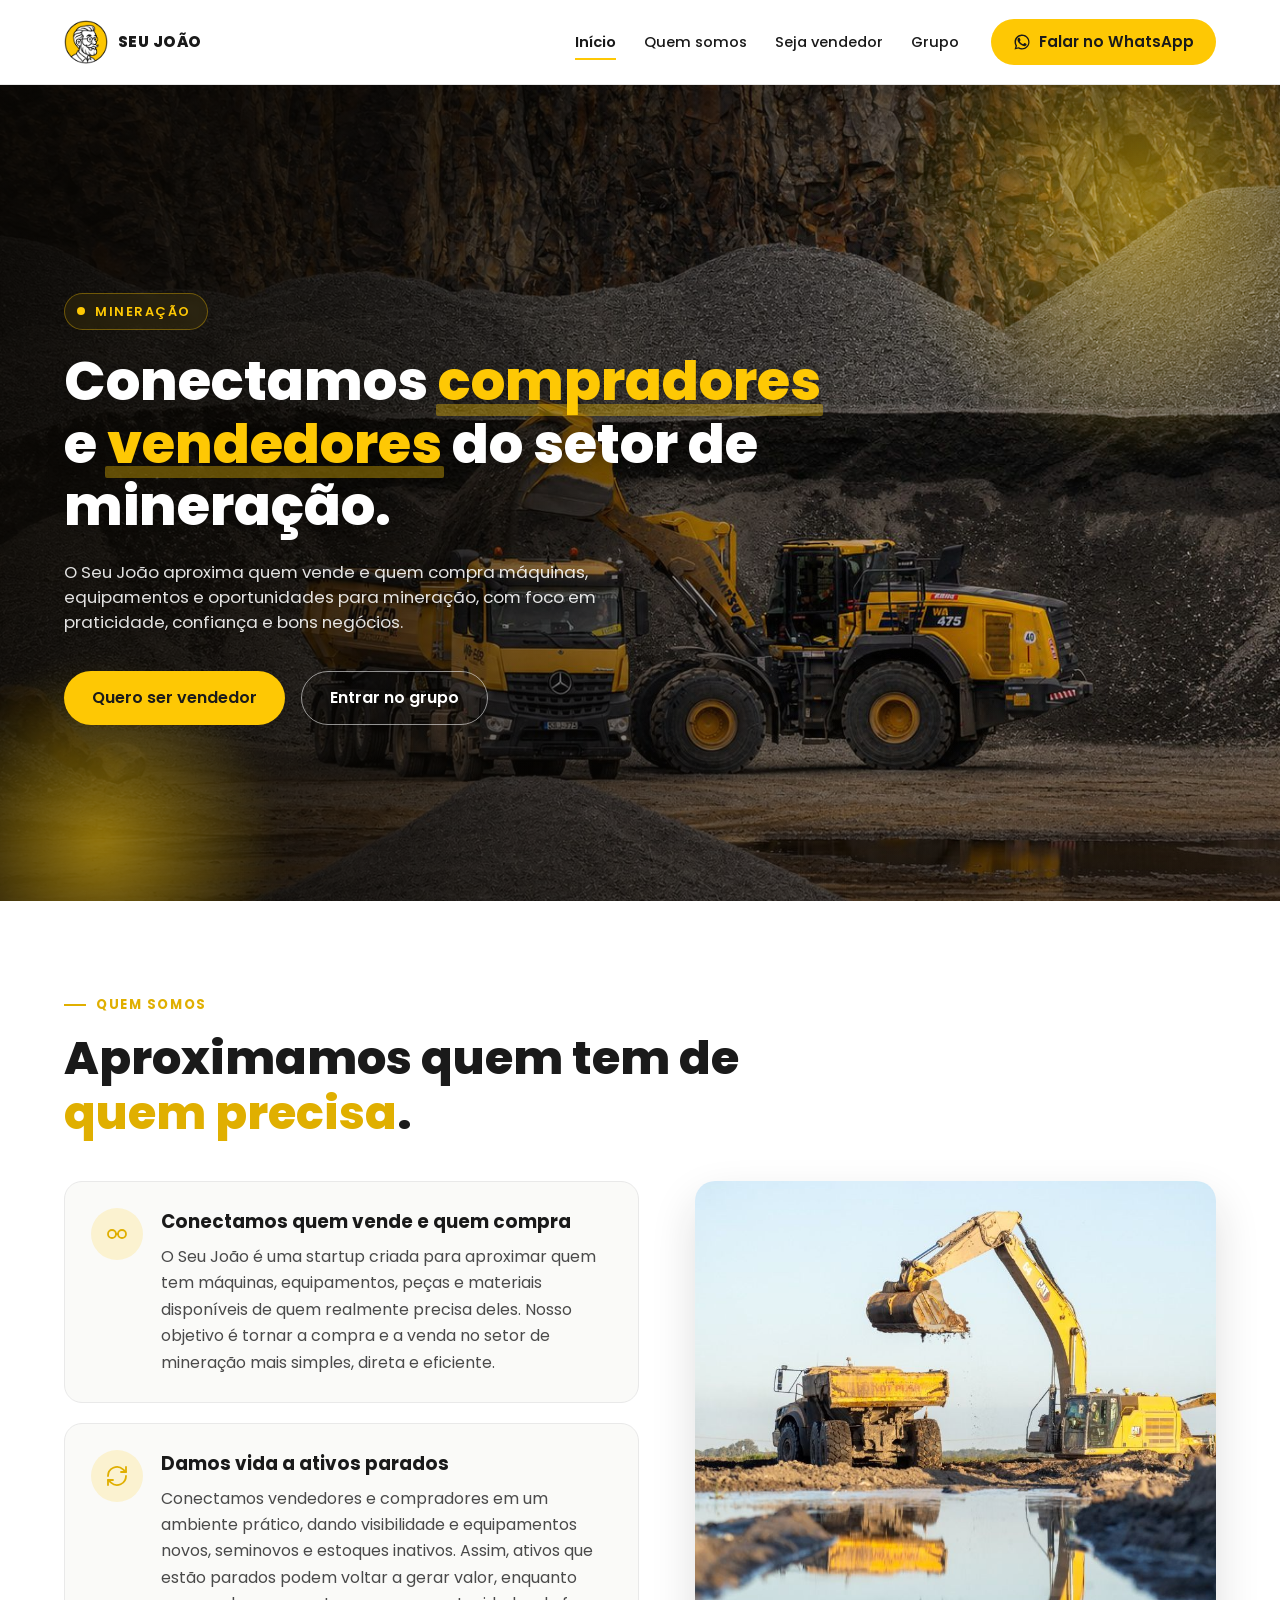
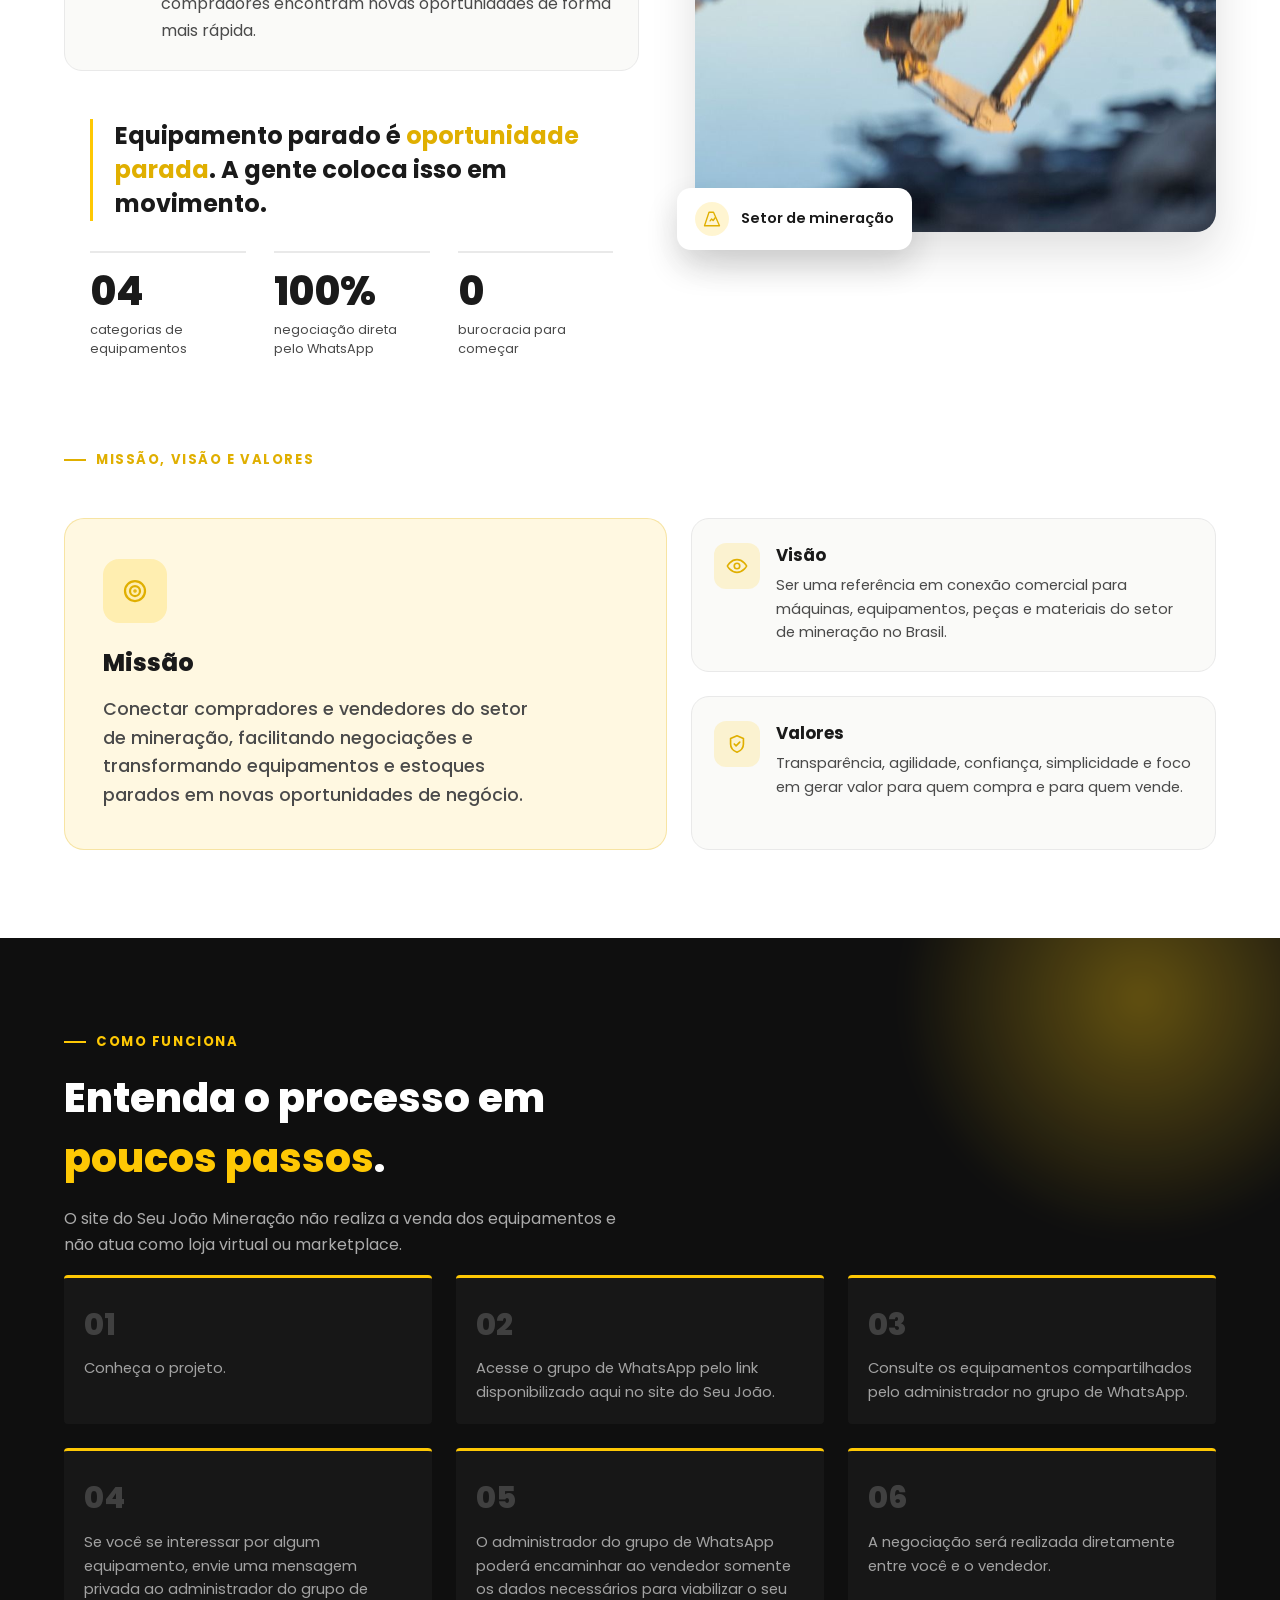
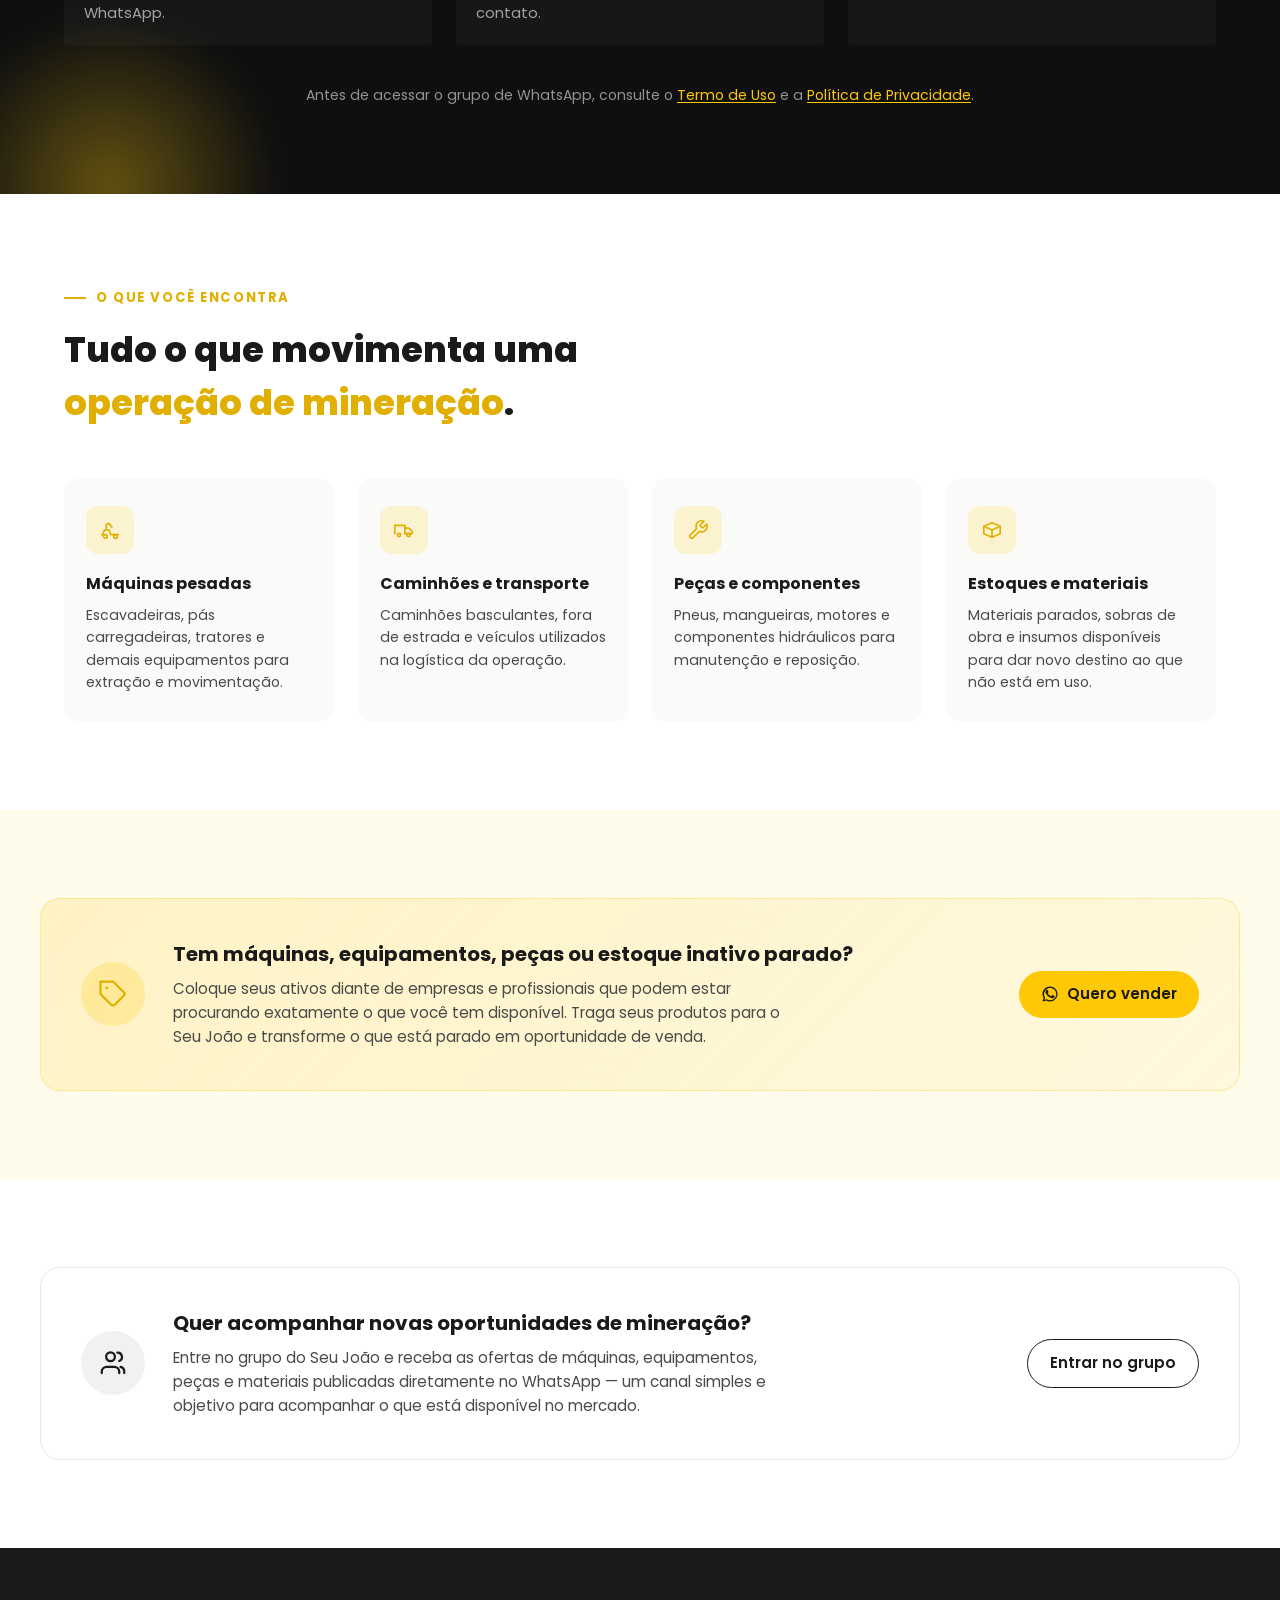
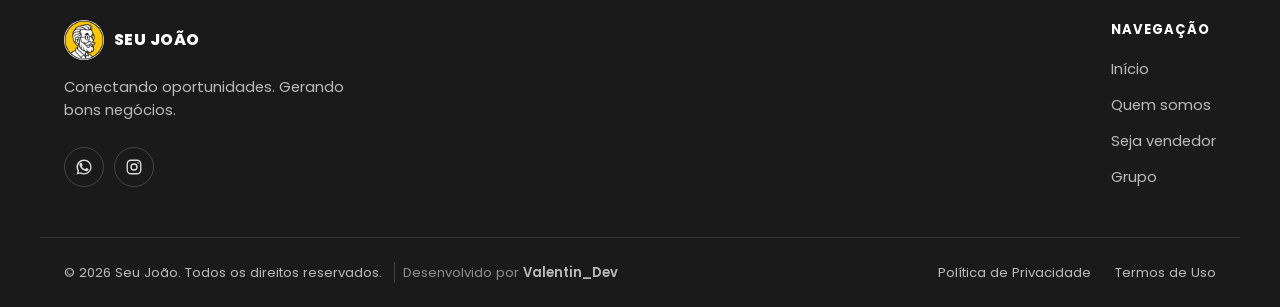
<file: index.html>
<!DOCTYPE html>
<html lang="pt-BR">
<head>
  <meta charset="UTF-8" />
  <meta name="viewport" content="width=device-width, initial-scale=1.0" />

  <!-- ===== SEO — título e descrição ===== -->
  <title>Seu João | Compra e Venda de Equipamentos de Mineração Usados</title>
  <meta name="description" content="Marketplace que conecta compradores e vendedores de máquinas, equipamentos, peças e estoques de mineração usados no Brasil. Anuncie ou encontre direto pelo WhatsApp." />
  <meta name="keywords" content="equipamentos de mineração usados, máquinas de mineração usadas, comprar máquina de mineração, vender máquina de mineração parada, marketplace de mineração, pá carregadeira usada, escavadeira usada mineração, caminhão fora de estrada usado, britador usado, peças para máquinas de mineração, estoque inativo mineração, grupo whatsapp equipamentos de mineração" />
  <meta name="robots" content="index, follow" />
  <meta name="author" content="Seu João" />
  <link rel="canonical" href="https://www.seujoao.com.br/" />

  <!-- ===== Open Graph (compartilhamento social) ===== -->
  <meta property="og:type" content="website" />
  <meta property="og:locale" content="pt_BR" />
  <meta property="og:site_name" content="Seu João" />
  <meta property="og:title" content="Seu João | Compra e Venda de Equipamentos de Mineração Usados" />
  <meta property="og:description" content="Conectamos compradores e vendedores de máquinas, equipamentos, peças e estoques de mineração usados no Brasil — direto pelo WhatsApp." />
  <meta property="og:image" content="https://www.seujoao.com.br/assets/hero-bg.jpg" />
  <meta property="og:url" content="https://www.seujoao.com.br/" />

  <!-- ===== Twitter Card ===== -->
  <meta name="twitter:card" content="summary_large_image" />
  <meta name="twitter:title" content="Seu João | Compra e Venda de Equipamentos de Mineração Usados" />
  <meta name="twitter:description" content="Marketplace que conecta compradores e vendedores de equipamentos de mineração usados no Brasil, direto pelo WhatsApp." />
  <meta name="twitter:image" content="https://www.seujoao.com.br/assets/hero-bg.jpg" />

  <link rel="icon" type="image/png" href="assets/logo-icon.png" />
  <link rel="stylesheet" href="css/style.css" />

  <!-- ===== Dados estruturados (Schema.org) ===== -->
  <script type="application/ld+json">
  {
    "@context": "https://schema.org",
    "@type": "Organization",
    "name": "Seu João",
    "url": "https://www.seujoao.com.br/",
    "logo": "https://www.seujoao.com.br/assets/logo-icon.png",
    "description": "Marketplace que conecta compradores e vendedores de máquinas, equipamentos, peças e estoques de mineração usados no Brasil.",
    "areaServed": "BR",
    "contactPoint": {
      "@type": "ContactPoint",
      "telephone": "+55-19-99974-5722",
      "contactType": "sales",
      "areaServed": "BR",
      "availableLanguage": "Portuguese"
    }
  }
  </script>
  <script type="application/ld+json">
  {
    "@context": "https://schema.org",
    "@type": "WebSite",
    "name": "Seu João",
    "url": "https://www.seujoao.com.br/",
    "inLanguage": "pt-BR",
    "description": "Marketplace de compra e venda de equipamentos de mineração usados no Brasil."
  }
  </script>
  <!-- Google tag (gtag.js) -->
<script async src="https://www.googletagmanager.com/gtag/js?id=G-ML786L4CS3"></script>
<script>
  window.dataLayer = window.dataLayer || [];
  function gtag(){dataLayer.push(arguments);}
  gtag('js', new Date());

  gtag('config', 'G-ML786L4CS3');
</script>
</head>

<body>

  <!-- ===== NAVBAR ===== -->
  <header class="navbar" id="navbar">
    <div class="container navbar__inner">

      <a href="#inicio" class="navbar__brand">
        <img src="assets/logo-icon.png" alt="Logo Seu João" class="navbar__logo-icon" width="44" height="44" />
        <span class="navbar__logo-text">Seu João</span>
      </a>

      <button class="navbar__toggle" id="navToggle" aria-label="Abrir menu" aria-expanded="false" aria-controls="navMenu">
        <span></span>
        <span></span>
        <span></span>
      </button>

      <div class="navbar__menu" id="navMenu">
        <nav aria-label="Navegação principal">
          <ul class="navbar__links">
            <li><a href="#inicio" class="navbar__link is-active" data-nav-link>Início</a></li>
            <li><a href="#quem-somos" class="navbar__link" data-nav-link>Quem somos</a></li>
            <li><a href="#seja-vendedor" class="navbar__link" data-nav-link>Seja vendedor</a></li>
            <li><a href="#grupo" class="navbar__link" data-nav-link>Grupo</a></li>
          </ul>
        </nav>

        <a href="https://wa.me/5519999745722" target="_blank" rel="noopener" class="btn btn--whatsapp navbar__cta" data-consent-link>
          <svg class="icon-whatsapp" viewBox="0 0 24 24" aria-hidden="true">
            <path fill="currentColor" d="M17.472 14.382c-.297-.149-1.758-.867-2.03-.967-.273-.099-.472-.148-.67.15-.198.297-.767.966-.94 1.164-.173.199-.347.223-.644.075-.297-.15-1.255-.463-2.39-1.475-.883-.788-1.48-1.761-1.653-2.059-.173-.297-.018-.458.13-.606.134-.133.298-.347.446-.52.149-.174.198-.298.298-.497.099-.198.05-.371-.025-.52-.075-.149-.669-1.612-.916-2.207-.242-.579-.487-.5-.669-.51-.173-.008-.371-.01-.57-.01-.198 0-.52.074-.792.372-.272.297-1.04 1.016-1.04 2.479 0 1.462 1.065 2.875 1.213 3.074.149.198 2.096 3.2 5.077 4.487.709.306 1.262.489 1.694.625.712.226 1.36.194 1.872.118.571-.085 1.758-.719 2.006-1.413.248-.694.248-1.289.173-1.413-.074-.124-.272-.198-.57-.347z"/>
            <path fill="currentColor" d="M12.004 2C6.486 2 2 6.486 2 12.004c0 1.85.497 3.646 1.44 5.212L2 22l4.906-1.412a9.96 9.96 0 0 0 5.098 1.396h.004c5.518 0 10.004-4.486 10.004-10.004C22.012 6.486 17.526 2 12.004 2zm0 18.181h-.003a8.15 8.15 0 0 1-4.157-1.14l-.298-.177-2.913.838.85-2.885-.194-.297a8.15 8.15 0 0 1-1.246-4.358c0-4.508 3.668-8.176 8.166-8.176 2.183 0 4.234.85 5.778 2.396a8.11 8.11 0 0 1 2.393 5.784c0 4.508-3.669 8.176-8.176 8.176z"/>
          </svg>
          Falar no WhatsApp
        </a>
      </div>
    </div>
  </header>
  <!-- ===== /NAVBAR ===== -->

  <main>
    <!-- ===== HERO / INÍCIO ===== -->
    <section id="inicio" class="hero">
      <div class="hero__bg">
        <picture>
          <source media="(max-width: 640px)" srcset="assets/hero-bg-mobile.jpg" />
          <img src="assets/hero-bg.jpg" alt="Pá carregadeira despejando minério em caminhão numa mineradora" class="hero__bg-img" />
        </picture>
        <div class="hero__overlay"></div>
      </div>

      <!-- blobs amarelos animados -->
      <span class="hero__glow hero__glow--1" aria-hidden="true"></span>
      <span class="hero__glow hero__glow--2" aria-hidden="true"></span>

      <div class="container hero__content">
        <p class="hero__eyebrow hero-in">
          <span class="hero__dot" aria-hidden="true"></span>
          Mineração
        </p>

        <h1 class="hero__title hero-in hero-in-delay-1">
          Conectamos <span class="hl">compradores</span> e <span class="hl">vendedores</span> do setor de mineração.
        </h1>

        <p class="hero__subtitle hero-in hero-in-delay-2">
          O Seu João aproxima quem vende e quem compra máquinas, equipamentos e oportunidades para mineração,
          com foco em praticidade, confiança e bons negócios.
        </p>

        <div class="hero__actions hero-in hero-in-delay-3">
          <a href="https://wa.me/5519999745722" target="_blank" rel="noopener" class="btn btn--whatsapp" data-consent-link>Quero ser vendedor</a>
          <a href="https://chat.whatsapp.com/JZ1DkG8x4rW48KSNtLyJwc?s=cl&amp;p=i&amp;mlu=0&amp;ilr=0&amp;amv=1" target="_blank" rel="noopener" class="btn btn--outline" data-consent-link>Entrar no grupo</a>
        </div>
      </div>
    </section>
    <!-- ===== /HERO ===== -->

    <!-- ===== QUEM SOMOS ===== -->
    <section id="quem-somos" class="section about">
      <div class="container">
        <p class="eyebrow reveal">Quem somos</p>
        <h2 class="about__title reveal reveal-delay-1">Aproximamos quem tem de <span class="hl">quem precisa</span>.</h2>

        <div class="about__grid">
          <div class="about__text">
            <div class="about__highlight reveal reveal-delay-1">
              <span class="about__highlight-icon" aria-hidden="true">
                <svg viewBox="0 0 24 24" fill="none" stroke="currentColor" stroke-width="1.8" stroke-linecap="round" stroke-linejoin="round">
                  <circle cx="7" cy="12" r="4"></circle>
                  <circle cx="17" cy="12" r="4"></circle>
                  <path d="M11 12h2"></path>
                </svg>
              </span>
              <div>
                <h3>Conectamos quem vende e quem compra</h3>
                <p>O Seu João é uma startup criada para aproximar quem tem máquinas, equipamentos, peças e
                  materiais disponíveis de quem realmente precisa deles. Nosso objetivo é tornar a compra e a
                  venda no setor de mineração mais simples, direta e eficiente.</p>
              </div>
            </div>

            <div class="about__highlight reveal reveal-delay-2">
              <span class="about__highlight-icon" aria-hidden="true">
                <svg viewBox="0 0 24 24" fill="none" stroke="currentColor" stroke-width="1.8" stroke-linecap="round" stroke-linejoin="round">
                  <path d="M3 12a9 9 0 0 1 15-6.7L21 8"></path>
                  <path d="M21 3v5h-5"></path>
                  <path d="M21 12a9 9 0 0 1-15 6.7L3 16"></path>
                  <path d="M3 21v-5h5"></path>
                </svg>
              </span>
              <div>
                <h3>Damos vida a ativos parados</h3>
                <p>Conectamos vendedores e compradores em um ambiente prático, dando visibilidade e
                  equipamentos novos, seminovos e estoques inativos. Assim, ativos que estão parados podem voltar
                  a gerar valor, enquanto compradores encontram novas oportunidades de forma mais rápida.</p>
              </div>
            </div>

            <div class="about__proof reveal reveal-delay-3">
              <p class="about__proof-quote">Equipamento parado é <span class="hl">oportunidade parada</span>.
                A gente coloca isso em movimento.</p>

              <div class="about__proof-stats">
                <div class="about__proof-stat">
                  <span class="about__proof-number">04</span>
                  <span class="about__proof-label">categorias de<br>equipamentos</span>
                </div>
                <div class="about__proof-stat">
                  <span class="about__proof-number">100%</span>
                  <span class="about__proof-label">negociação direta<br>pelo WhatsApp</span>
                </div>
                <div class="about__proof-stat">
                  <span class="about__proof-number">0</span>
                  <span class="about__proof-label">burocracia para<br>começar</span>
                </div>
              </div>
            </div>
          </div>

          <div class="about__media reveal reveal-delay-2">
            <img src="assets/image.png" alt="Pá carregadeira operando em pátio de mineração, cercada por pilhas de britas" />
            <div class="about__media-badge">
              <span class="about__media-badge-icon" aria-hidden="true">
                <svg viewBox="0 0 24 24" fill="none" stroke="currentColor" stroke-width="1.8" stroke-linecap="round" stroke-linejoin="round">
                  <path d="m8 3-6 18h20L14 3Z"></path>
                  <path d="m9.5 14.5 2-2.5 2 2 3-4"></path>
                </svg>
              </span>
              <span>Setor de mineração</span>
            </div>
          </div>
        </div>

        <div class="mvv">
          <div class="mvv__head reveal">
            <p class="eyebrow">Missão, visão e valores</p>
          </div>

          <div class="mvv__layout">
            <div class="mvv__feature reveal reveal-delay-1">
              <span class="mvv__feature-icon" aria-hidden="true">
                <svg viewBox="0 0 24 24" fill="none" stroke="currentColor" stroke-width="1.8" stroke-linecap="round" stroke-linejoin="round">
                  <circle cx="12" cy="12" r="8"></circle>
                  <circle cx="12" cy="12" r="4"></circle>
                  <circle cx="12" cy="12" r="0.5" fill="currentColor"></circle>
                </svg>
              </span>
              <span class="mvv__feature-tag">Missão</span>
              <p class="mvv__feature-text">Conectar compradores e vendedores do setor de mineração, facilitando
                negociações e transformando equipamentos e estoques parados em novas oportunidades de negócio.</p>
            </div>

            <div class="mvv__side">
              <div class="mvv__side-card mvv__side-card--vision reveal reveal-delay-2">
                <span class="mvv__side-icon" aria-hidden="true">
                  <svg viewBox="0 0 24 24" fill="none" stroke="currentColor" stroke-width="1.8" stroke-linecap="round" stroke-linejoin="round">
                    <path d="M1.5 12S5 5 12 5s10.5 7 10.5 7-3.5 7-10.5 7S1.5 12 1.5 12Z"></path>
                    <circle cx="12" cy="12" r="3"></circle>
                  </svg>
                </span>
                <div>
                  <h3>Visão</h3>
                  <p>Ser uma referência em conexão comercial para máquinas, equipamentos, peças e materiais do
                    setor de mineração no Brasil.</p>
                </div>
              </div>

              <div class="mvv__side-card mvv__side-card--values reveal reveal-delay-3">
                <span class="mvv__side-icon" aria-hidden="true">
                  <svg viewBox="0 0 24 24" fill="none" stroke="currentColor" stroke-width="1.8" stroke-linecap="round" stroke-linejoin="round">
                    <path d="M12 3l7 3v6c0 4.5-3 7.5-7 9-4-1.5-7-4.5-7-9V6l7-3Z"></path>
                    <path d="M9 12l2 2 4-4"></path>
                  </svg>
                </span>
                <div>
                  <h3>Valores</h3>
                  <p>Transparência, agilidade, confiança, simplicidade e foco em gerar valor para quem compra e
                    para quem vende.</p>
                </div>
              </div>
            </div>
          </div>
        </div>
      </div>
    </section>
    <!-- ===== /QUEM SOMOS ===== -->

    <!-- ===== COMO FUNCIONA ===== -->
<section id="como-funciona" class="section how">
  <!-- blobs amarelos animados, mesmo recurso do hero, pra dar profundidade ao fundo escuro -->
  <span class="how__glow how__glow--1" aria-hidden="true"></span>
  <span class="how__glow how__glow--2" aria-hidden="true"></span>

  <div class="container how__inner">
    <p class="eyebrow eyebrow--on-dark reveal">Como funciona</p>
    <h2 class="how__title reveal reveal-delay-1">Entenda o processo em <span class="hl">poucos passos</span>.</h2>

    <p class="how__subtitle reveal reveal-delay-2">O site do Seu João Mineração não realiza a venda dos
      equipamentos e não atua como loja virtual ou marketplace.</p>

    <div class="how__grid how__grid--six">
      <div class="how__step reveal reveal-delay-1">
        <span class="how__number">01</span>
        <p>Conheça o projeto.</p>
      </div>

      <div class="how__step reveal reveal-delay-1">
        <span class="how__number">02</span>
        <p>Acesse o grupo de WhatsApp pelo link disponibilizado aqui no site do Seu João.</p>
      </div>

      <div class="how__step reveal reveal-delay-2">
        <span class="how__number">03</span>
        <p>Consulte os equipamentos compartilhados pelo administrador no grupo de WhatsApp.</p>
      </div>

      <div class="how__step reveal reveal-delay-2">
        <span class="how__number">04</span>
        <p>Se você se interessar por algum equipamento, envie uma mensagem privada ao administrador do grupo de
          WhatsApp.</p>
      </div>

      <div class="how__step reveal reveal-delay-3">
        <span class="how__number">05</span>
        <p>O administrador do grupo de WhatsApp poderá encaminhar ao vendedor somente os dados necessários para
          viabilizar o seu contato.</p>
      </div>

      <div class="how__step reveal reveal-delay-3">
        <span class="how__number">06</span>
        <p>A negociação será realizada diretamente entre você e o vendedor.</p>
      </div>
    </div>

    <p class="how__note reveal reveal-delay-3">
      Antes de acessar o grupo de WhatsApp, consulte o
      <a href="termos-de-uso.html" style="color:var(--color-yellow); text-decoration:underline; text-underline-offset:2px;">Termo de Uso</a>
      e a
      <a href="politica-de-privacidade.html" style="color:var(--color-yellow); text-decoration:underline; text-underline-offset:2px;">Política de Privacidade</a>.
    </p>
  </div>
</section>
<!-- ===== /COMO FUNCIONA ===== -->

    <!-- ===== O QUE VOCÊ ENCONTRA ===== -->
    <section id="categorias" class="section categories">
      <div class="container">
        <p class="eyebrow reveal">O que você encontra</p>
        <h2 class="categories__title reveal reveal-delay-1">Tudo o que movimenta uma <span class="hl">operação de mineração</span>.</h2>

        <div class="categories__grid">
          <div class="categories__card reveal reveal-delay-1">
            <span class="categories__icon" aria-hidden="true">
              <svg viewBox="0 0 24 24" fill="none" stroke="currentColor" stroke-width="1.8" stroke-linecap="round" stroke-linejoin="round">
                <path d="M3 17h1l2-5h5l2 5h8"></path>
                <path d="M8 12V7a2 2 0 0 1 2-2h1l3 4"></path>
                <circle cx="7" cy="19" r="2"></circle>
                <circle cx="18" cy="19" r="2"></circle>
              </svg>
            </span>
            <h3>Máquinas pesadas</h3>
            <p>Escavadeiras, pás carregadeiras, tratores e demais equipamentos para extração e movimentação.</p>
          </div>

          <div class="categories__card reveal reveal-delay-2">
            <span class="categories__icon" aria-hidden="true">
              <svg viewBox="0 0 24 24" fill="none" stroke="currentColor" stroke-width="1.8" stroke-linecap="round" stroke-linejoin="round">
                <path d="M2 16V7h11v9"></path>
                <path d="M13 10h4l4 3.5V16h-8"></path>
                <circle cx="6.5" cy="17.5" r="1.8"></circle>
                <circle cx="17" cy="17.5" r="1.8"></circle>
              </svg>
            </span>
            <h3>Caminhões e transporte</h3>
            <p>Caminhões basculantes, fora de estrada e veículos utilizados na logística da operação.</p>
          </div>

          <div class="categories__card reveal reveal-delay-3">
            <span class="categories__icon" aria-hidden="true">
              <svg viewBox="0 0 24 24" fill="none" stroke="currentColor" stroke-width="1.8" stroke-linecap="round" stroke-linejoin="round">
                <path d="M14.7 6.3a1 1 0 0 0 0 1.4l1.6 1.6a1 1 0 0 0 1.4 0l3.77-3.77a6 6 0 0 1-7.94 7.94l-6.91 6.91a2.12 2.12 0 0 1-3-3l6.91-6.91a6 6 0 0 1 7.94-7.94Z"></path>
              </svg>
            </span>
            <h3>Peças e componentes</h3>
            <p>Pneus, mangueiras, motores e componentes hidráulicos para manutenção e reposição.</p>
          </div>

          <div class="categories__card reveal reveal-delay-3">
            <span class="categories__icon" aria-hidden="true">
              <svg viewBox="0 0 24 24" fill="none" stroke="currentColor" stroke-width="1.8" stroke-linecap="round" stroke-linejoin="round">
                <path d="M3 8 12 4l9 4-9 4-9-4Z"></path>
                <path d="M3 8v8l9 4 9-4V8"></path>
                <path d="M12 12v8"></path>
              </svg>
            </span>
            <h3>Estoques e materiais</h3>
            <p>Materiais parados, sobras de obra e insumos disponíveis para dar novo destino ao que não está em uso.</p>
          </div>
        </div>
      </div>
    </section>
    <!-- ===== /O QUE VOCÊ ENCONTRA ===== -->

    <!-- ===== SEJA VENDEDOR (CTA) ===== -->
    <section id="seja-vendedor" class="section cta-band cta-band--sell">
      <div class="container cta-band__inner reveal">
        <span class="cta-band__icon" aria-hidden="true">
          <svg viewBox="0 0 24 24" fill="none" stroke="currentColor" stroke-width="1.8" stroke-linecap="round" stroke-linejoin="round">
            <path d="M20.59 13.41 13.42 20.58a2 2 0 0 1-2.83 0L2 12V2h10l8.59 8.59a2 2 0 0 1 0 2.82Z"></path>
            <circle cx="7" cy="7" r="1.1" fill="currentColor" stroke="none"></circle>
          </svg>
        </span>

        <div class="cta-band__text">
          <h2>Tem máquinas, equipamentos, peças ou estoque inativo parado?</h2>
          <p>
            Coloque seus ativos diante de empresas e profissionais que podem estar procurando exatamente o que
            você tem disponível. Traga seus produtos para o Seu João e transforme o que está parado em oportunidade
            de venda.
          </p>
        </div>

        <a href="https://wa.me/5519999745722" target="_blank" rel="noopener" class="btn btn--whatsapp cta-band__btn" data-consent-link>
          <svg class="icon-whatsapp" viewBox="0 0 24 24" aria-hidden="true">
            <path fill="currentColor" d="M17.472 14.382c-.297-.149-1.758-.867-2.03-.967-.273-.099-.472-.148-.67.15-.198.297-.767.966-.94 1.164-.173.199-.347.223-.644.075-.297-.15-1.255-.463-2.39-1.475-.883-.788-1.48-1.761-1.653-2.059-.173-.297-.018-.458.13-.606.134-.133.298-.347.446-.52.149-.174.198-.298.298-.497.099-.198.05-.371-.025-.52-.075-.149-.669-1.612-.916-2.207-.242-.579-.487-.5-.669-.51-.173-.008-.371-.01-.57-.01-.198 0-.52.074-.792.372-.272.297-1.04 1.016-1.04 2.479 0 1.462 1.065 2.875 1.213 3.074.149.198 2.096 3.2 5.077 4.487.709.306 1.262.489 1.694.625.712.226 1.36.194 1.872.118.571-.085 1.758-.719 2.006-1.413.248-.694.248-1.289.173-1.413-.074-.124-.272-.198-.57-.347z"/>
            <path fill="currentColor" d="M12.004 2C6.486 2 2 6.486 2 12.004c0 1.85.497 3.646 1.44 5.212L2 22l4.906-1.412a9.96 9.96 0 0 0 5.098 1.396h.004c5.518 0 10.004-4.486 10.004-10.004C22.012 6.486 17.526 2 12.004 2zm0 18.181h-.003a8.15 8.15 0 0 1-4.157-1.14l-.298-.177-2.913.838.85-2.885-.194-.297a8.15 8.15 0 0 1-1.246-4.358c0-4.508 3.668-8.176 8.166-8.176 2.183 0 4.234.85 5.778 2.396a8.11 8.11 0 0 1 2.393 5.784c0 4.508-3.669 8.176-8.176 8.176z"/>
          </svg>
          Quero vender
        </a>
      </div>
    </section>
    <!-- ===== /SEJA VENDEDOR ===== -->

    <!-- ===== GRUPO (CTA) ===== -->
    <section id="grupo" class="section cta-band cta-band--group">
      <div class="container cta-band__inner reveal">
        <span class="cta-band__icon" aria-hidden="true">
          <svg viewBox="0 0 24 24" fill="none" stroke="currentColor" stroke-width="1.8" stroke-linecap="round" stroke-linejoin="round">
            <path d="M17 20v-1a4 4 0 0 0-4-4H7a4 4 0 0 0-4 4v1"></path>
            <circle cx="10" cy="7" r="3.5"></circle>
            <path d="M21 20v-1a4 4 0 0 0-3-3.87"></path>
            <path d="M15.5 3.63A3.5 3.5 0 0 1 17 10.37"></path>
          </svg>
        </span>

        <div class="cta-band__text">
          <h2>Quer acompanhar novas oportunidades de mineração?</h2>
          <p>
            Entre no grupo do Seu João e receba as ofertas de máquinas, equipamentos, peças e materiais publicadas
            diretamente no WhatsApp — um canal simples e objetivo para acompanhar o que está disponível no mercado.
          </p>
        </div>

        <a href="https://chat.whatsapp.com/JZ1DkG8x4rW48KSNtLyJwc?s=cl&amp;p=i&amp;mlu=0&amp;ilr=0&amp;amv=1" target="_blank" rel="noopener" class="btn btn--outline-dark cta-band__btn" data-consent-link>
          Entrar no grupo
        </a>
      </div>
    </section>
    <!-- ===== /GRUPO ===== -->
  </main>

  <!-- ===== FOOTER / CONTATO ===== -->
  <footer class="footer">
    <div class="container footer__top">
      <div class="footer__brand">
        <a href="#inicio" class="footer__logo">
          <img src="assets/logo-icon.png" alt="Logo Seu João" width="40" height="40" />
          <span>Seu João</span>
        </a>
        <p class="footer__tagline">Conectando oportunidades. Gerando bons negócios.</p>

        <div class="footer__social">
          <a href="https://wa.me/5519999745722" target="_blank" rel="noopener" class="footer__social-link" aria-label="WhatsApp" data-consent-link>
            <svg viewBox="0 0 24 24" aria-hidden="true">
              <path fill="currentColor" d="M17.472 14.382c-.297-.149-1.758-.867-2.03-.967-.273-.099-.472-.148-.67.15-.198.297-.767.966-.94 1.164-.173.199-.347.223-.644.075-.297-.15-1.255-.463-2.39-1.475-.883-.788-1.48-1.761-1.653-2.059-.173-.297-.018-.458.13-.606.134-.133.298-.347.446-.52.149-.174.198-.298.298-.497.099-.198.05-.371-.025-.52-.075-.149-.669-1.612-.916-2.207-.242-.579-.487-.5-.669-.51-.173-.008-.371-.01-.57-.01-.198 0-.52.074-.792.372-.272.297-1.04 1.016-1.04 2.479 0 1.462 1.065 2.875 1.213 3.074.149.198 2.096 3.2 5.077 4.487.709.306 1.262.489 1.694.625.712.226 1.36.194 1.872.118.571-.085 1.758-.719 2.006-1.413.248-.694.248-1.289.173-1.413-.074-.124-.272-.198-.57-.347z"/>
              <path fill="currentColor" d="M12.004 2C6.486 2 2 6.486 2 12.004c0 1.85.497 3.646 1.44 5.212L2 22l4.906-1.412a9.96 9.96 0 0 0 5.098 1.396h.004c5.518 0 10.004-4.486 10.004-10.004C22.012 6.486 17.526 2 12.004 2zm0 18.181h-.003a8.15 8.15 0 0 1-4.157-1.14l-.298-.177-2.913.838.85-2.885-.194-.297a8.15 8.15 0 0 1-1.246-4.358c0-4.508 3.668-8.176 8.166-8.176 2.183 0 4.234.85 5.778 2.396a8.11 8.11 0 0 1 2.393 5.784c0 4.508-3.669 8.176-8.176 8.176z"/>
            </svg>
          </a>

          <a href="https://www.instagram.com/oseu.joao/" target="_blank" rel="noopener" class="footer__social-link" aria-label="Instagram">
            <svg viewBox="0 0 24 24" fill="none" stroke="currentColor" stroke-width="1.8" stroke-linecap="round" stroke-linejoin="round" aria-hidden="true">
              <rect x="3" y="3" width="18" height="18" rx="5"></rect>
              <circle cx="12" cy="12" r="4"></circle>
              <circle cx="17.3" cy="6.7" r="1" fill="currentColor" stroke="none"></circle>
            </svg>
          </a>
        </div>
      </div>

      <nav class="footer__nav" aria-label="Links do rodapé">
        <p class="footer__col-title">Navegação</p>
        <ul>
          <li><a href="#inicio">Início</a></li>
          <li><a href="#quem-somos">Quem somos</a></li>
          <li><a href="#seja-vendedor">Seja vendedor</a></li>
          <li><a href="#grupo">Grupo</a></li>
        </ul>
      </nav>
    </div>

    <div class="container footer__bottom">
      <p>© <span id="footerYear">2026</span> Seu João. Todos os direitos reservados.
        <span class="footer__credit">Desenvolvido por <a href="https://www.instagram.com/valentin__dev/" target="_blank" rel="noopener">Valentin_Dev</a></span>
      </p>
      <div class="footer__legal">
        <a href="politica-de-privacidade.html">Política de Privacidade</a>
        <a href="termos-de-uso.html">Termos de Uso</a>
      </div>
    </div>
  </footer>
  <!-- ===== /FOOTER ===== -->

  <!-- ===== MODAL DE ACEITE (Termos e Privacidade) ===== -->
  <div class="consent-modal" id="consentModal" aria-hidden="true">
    <div class="consent-modal__overlay" data-consent-close></div>
    <div class="consent-modal__dialog" role="dialog" aria-modal="true" aria-labelledby="consentModalTitle">
      <button type="button" class="consent-modal__close" data-consent-close aria-label="Fechar">&times;</button>
      <h2 id="consentModalTitle" class="consent-modal__title">Antes de continuar</h2>
      <p class="consent-modal__text">
        Você será direcionado para o WhatsApp. Ao continuar, você concorda com nossos
        <a href="termos-de-uso.html" target="_blank" rel="noopener">Termos de Uso</a> e nossa
        <a href="politica-de-privacidade.html" target="_blank" rel="noopener">Política de Privacidade</a>.
      </p>
      <div class="consent-modal__actions">
        <button type="button" class="btn btn--outline-dark consent-modal__cancel" data-consent-close>Cancelar</button>
        <button type="button" class="btn btn--whatsapp consent-modal__accept" id="consentModalAccept">Aceitar e continuar</button>
      </div>
    </div>
  </div>
  <!-- ===== /MODAL DE ACEITE ===== -->

  <script src="js/script.js"></script>
</body>
</html>
</file>
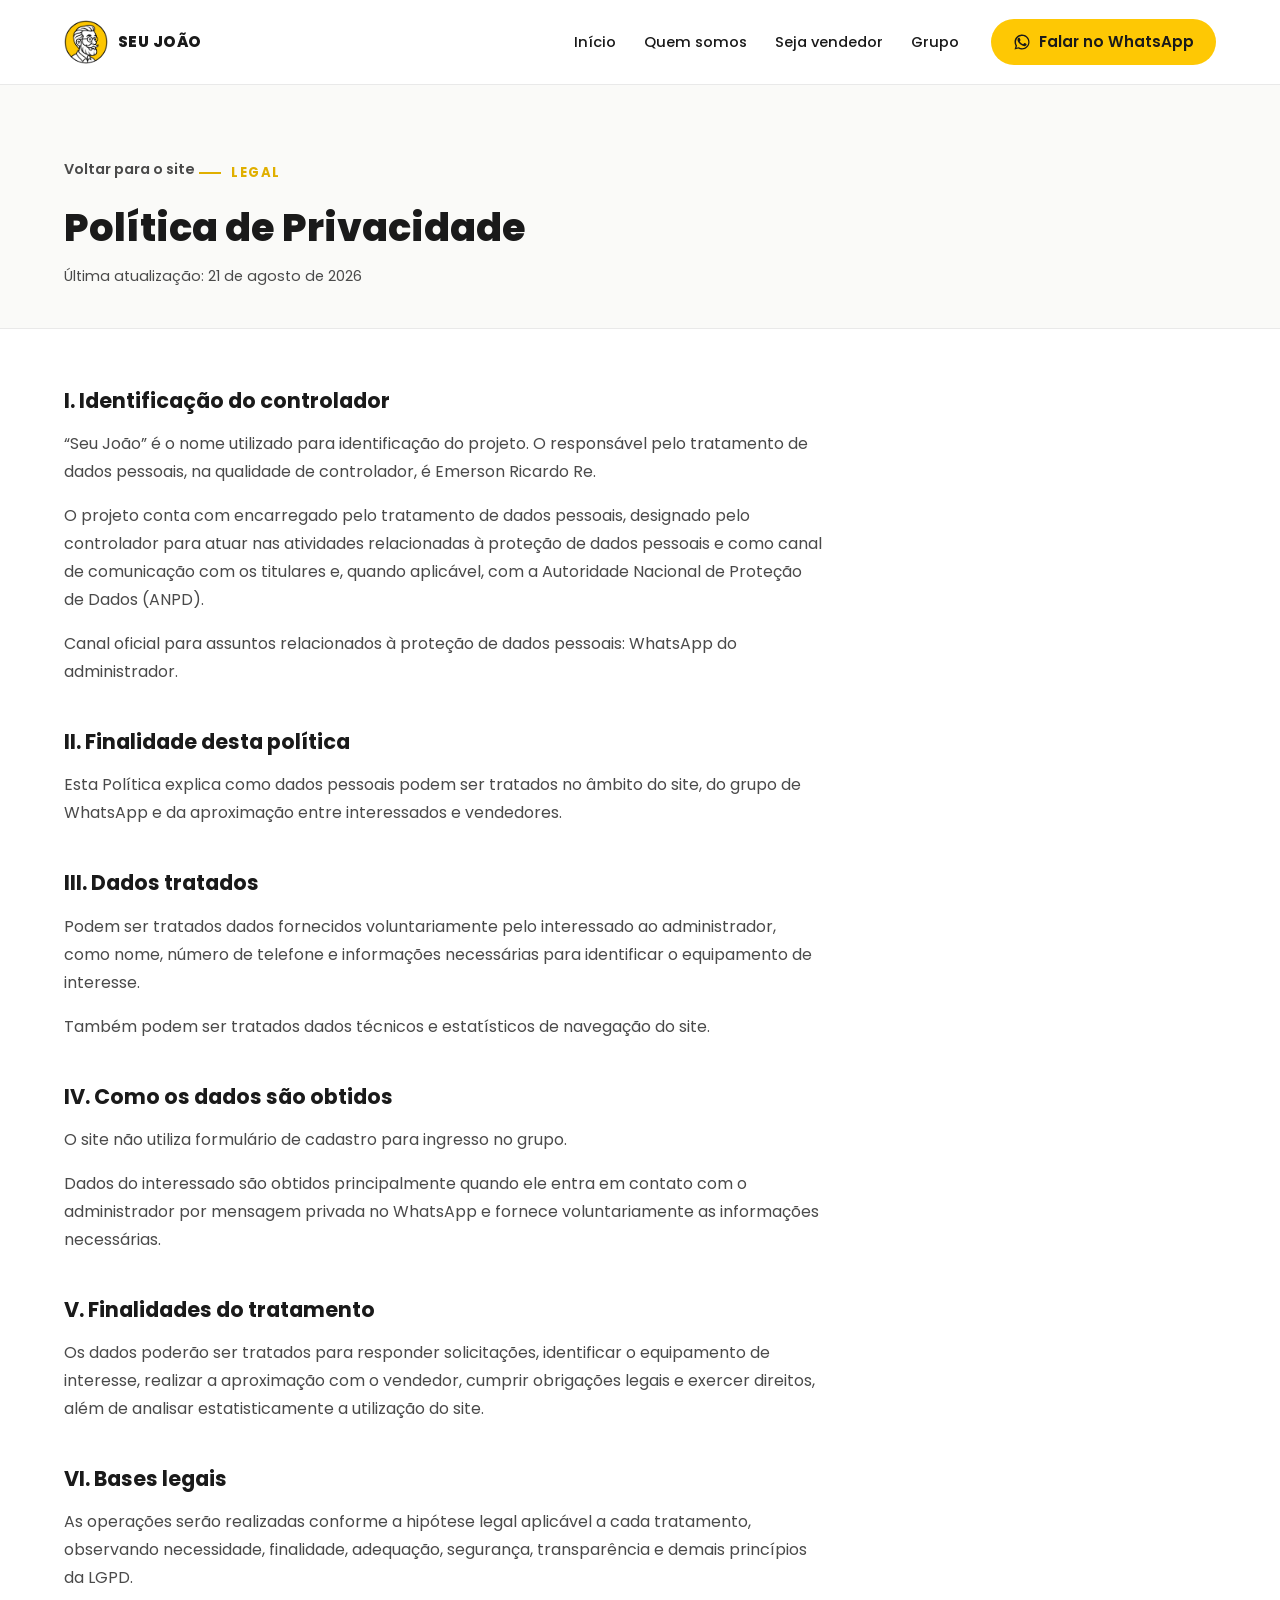
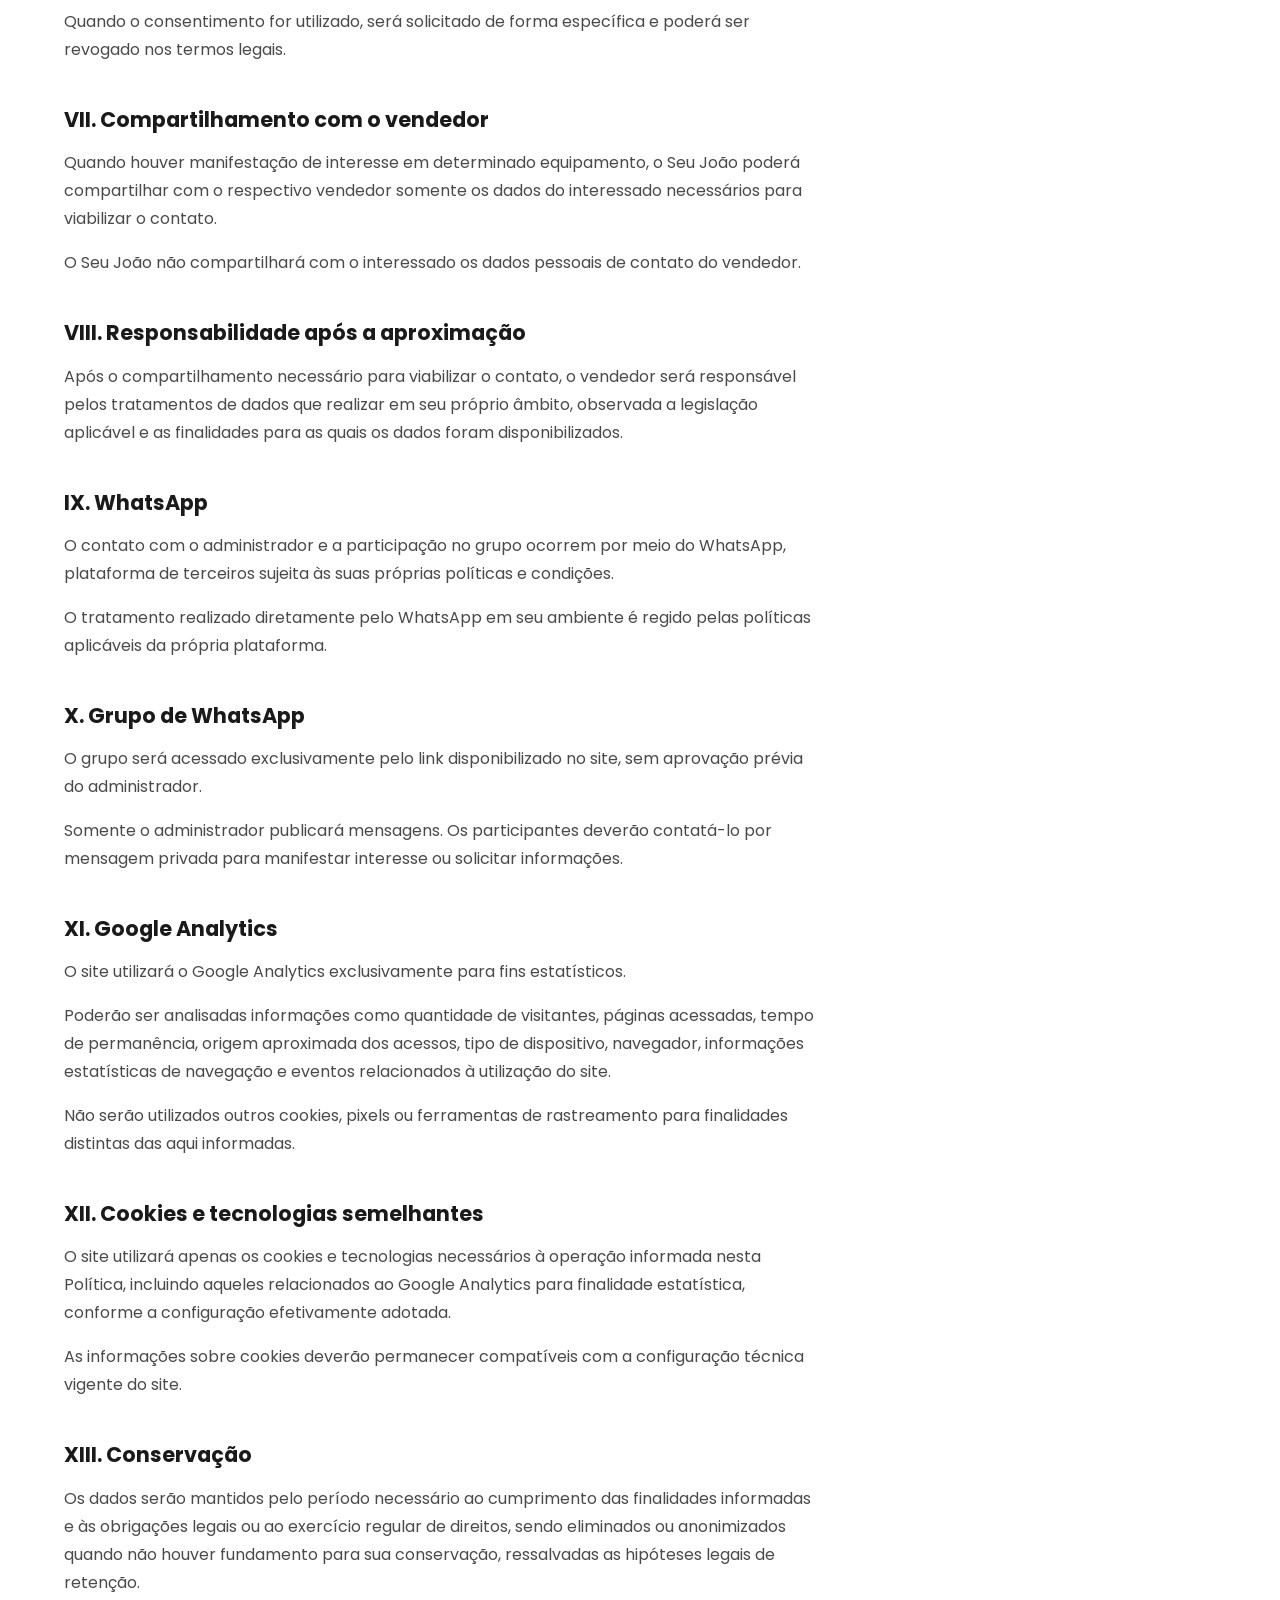
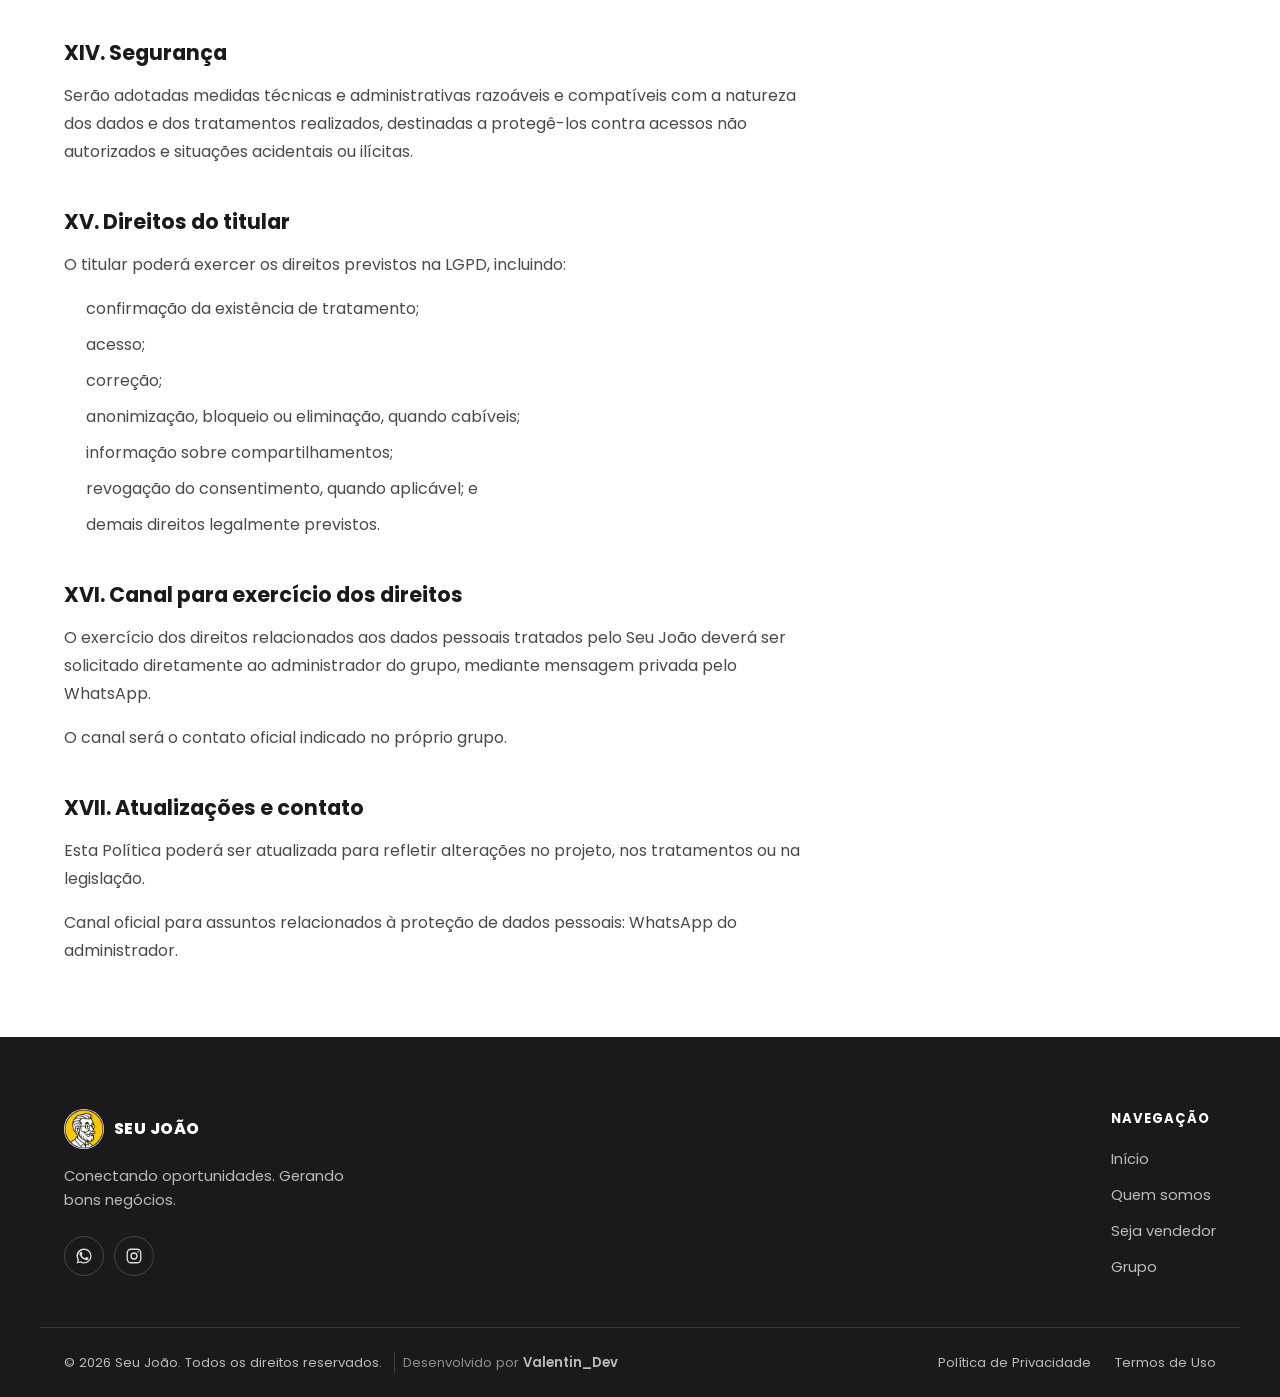
<file: politica-de-privacidade.html>
<!DOCTYPE html>
<html lang="pt-BR">
<head>
  <meta charset="UTF-8" />
  <meta name="viewport" content="width=device-width, initial-scale=1.0" />

  <!-- ===== SEO — título e descrição ===== -->
  <title>Política de Privacidade | Seu João</title>
  <meta name="description" content="Política de Privacidade do Seu João: como tratamos dados pessoais no site, no grupo de WhatsApp e na aproximação entre compradores e vendedores de equipamentos de mineração, em conformidade com a LGPD." />
  <meta name="robots" content="index, follow" />
  <meta name="author" content="Seu João" />
  <link rel="canonical" href="https://www.seujoao.com.br/politica-de-privacidade.html" />

  <!-- ===== Open Graph (compartilhamento social) ===== -->
  <meta property="og:type" content="website" />
  <meta property="og:locale" content="pt_BR" />
  <meta property="og:site_name" content="Seu João" />
  <meta property="og:title" content="Política de Privacidade | Seu João" />
  <meta property="og:description" content="Política de Privacidade do Seu João: como tratamos dados pessoais no site, no grupo de WhatsApp e na aproximação entre compradores e vendedores, em conformidade com a LGPD." />
  <meta property="og:url" content="https://www.seujoao.com.br/politica-de-privacidade.html" />

  <link rel="icon" type="image/png" href="assets/logo-icon.png" />
  <link rel="stylesheet" href="css/style.css" />


  <!-- Google tag (gtag.js) -->
  <script async src="https://www.googletagmanager.com/gtag/js?id=G-ML786L4CS3"></script>
  <script>
    window.dataLayer = window.dataLayer || [];
    function gtag(){dataLayer.push(arguments);}
    gtag('js', new Date());
    gtag('config', 'G-ML786L4CS3');
  </script>
</head>

<body>

  <!-- ===== NAVBAR ===== -->
  <header class="navbar" id="navbar">
    <div class="container navbar__inner">

      <a href="index.html" class="navbar__brand">
        <img src="assets/logo-icon.png" alt="Logo Seu João" class="navbar__logo-icon" width="44" height="44" />
        <span class="navbar__logo-text">Seu João</span>
      </a>

      <button class="navbar__toggle" id="navToggle" aria-label="Abrir menu" aria-expanded="false" aria-controls="navMenu">
        <span></span>
        <span></span>
        <span></span>
      </button>

      <div class="navbar__menu" id="navMenu">
        <nav aria-label="Navegação principal">
          <ul class="navbar__links">
            <li><a href="index.html#inicio" class="navbar__link" data-nav-link>Início</a></li>
            <li><a href="index.html#quem-somos" class="navbar__link" data-nav-link>Quem somos</a></li>
            <li><a href="index.html#seja-vendedor" class="navbar__link" data-nav-link>Seja vendedor</a></li>
            <li><a href="index.html#grupo" class="navbar__link" data-nav-link>Grupo</a></li>
          </ul>
        </nav>

        <a href="https://wa.me/5519999745722" target="_blank" rel="noopener" class="btn btn--whatsapp navbar__cta" data-consent-link>
          <svg class="icon-whatsapp" viewBox="0 0 24 24" aria-hidden="true">
            <path fill="currentColor" d="M17.472 14.382c-.297-.149-1.758-.867-2.03-.967-.273-.099-.472-.148-.67.15-.198.297-.767.966-.94 1.164-.173.199-.347.223-.644.075-.297-.15-1.255-.463-2.39-1.475-.883-.788-1.48-1.761-1.653-2.059-.173-.297-.018-.458.13-.606.134-.133.298-.347.446-.52.149-.174.198-.298.298-.497.099-.198.05-.371-.025-.52-.075-.149-.669-1.612-.916-2.207-.242-.579-.487-.5-.669-.51-.173-.008-.371-.01-.57-.01-.198 0-.52.074-.792.372-.272.297-1.04 1.016-1.04 2.479 0 1.462 1.065 2.875 1.213 3.074.149.198 2.096 3.2 5.077 4.487.709.306 1.262.489 1.694.625.712.226 1.36.194 1.872.118.571-.085 1.758-.719 2.006-1.413.248-.694.248-1.289.173-1.413-.074-.124-.272-.198-.57-.347z"/>
            <path fill="currentColor" d="M12.004 2C6.486 2 2 6.486 2 12.004c0 1.85.497 3.646 1.44 5.212L2 22l4.906-1.412a9.96 9.96 0 0 0 5.098 1.396h.004c5.518 0 10.004-4.486 10.004-10.004C22.012 6.486 17.526 2 12.004 2zm0 18.181h-.003a8.15 8.15 0 0 1-4.157-1.14l-.298-.177-2.913.838.85-2.885-.194-.297a8.15 8.15 0 0 1-1.246-4.358c0-4.508 3.668-8.176 8.166-8.176 2.183 0 4.234.85 5.778 2.396a8.11 8.11 0 0 1 2.393 5.784c0 4.508-3.669 8.176-8.176 8.176z"/>
          </svg>
          Falar no WhatsApp
        </a>
      </div>
    </div>
  </header>
  <!-- ===== /NAVBAR ===== -->

  <main>
    <!-- ===== CABEÇALHO DA PÁGINA LEGAL ===== -->
    <section class="legal-hero">
      <div class="container">
        <a href="index.html" class="legal-back">Voltar para o site</a>
        <p class="eyebrow">Legal</p>
        <h1 class="legal-hero__title">Política de Privacidade</h1>
        <p class="legal-hero__updated">Última atualização: 21 de agosto de 2026</p>
      </div>
    </section>

    <!-- ===== CONTEÚDO ===== -->
    <section>
      <div class="container">
        <div class="legal-content">

          <h2>I. Identificação do controlador</h2>
          <p>“Seu João” é o nome utilizado para identificação do projeto. O responsável pelo tratamento de dados pessoais, na qualidade de controlador, é Emerson Ricardo Re.</p>
          <p>O projeto conta com encarregado pelo tratamento de dados pessoais, designado pelo controlador para atuar nas atividades relacionadas à proteção de dados pessoais e como canal de comunicação com os titulares e, quando aplicável, com a Autoridade Nacional de Proteção de Dados (ANPD).</p>
          <p>Canal oficial para assuntos relacionados à proteção de dados pessoais: WhatsApp do administrador.</p>

          <h2>II. Finalidade desta política</h2>
          <p>Esta Política explica como dados pessoais podem ser tratados no âmbito do site, do grupo de WhatsApp e da aproximação entre interessados e vendedores.</p>

          <h2>III. Dados tratados</h2>
          <p>Podem ser tratados dados fornecidos voluntariamente pelo interessado ao administrador, como nome, número de telefone e informações necessárias para identificar o equipamento de interesse.</p>
          <p>Também podem ser tratados dados técnicos e estatísticos de navegação do site.</p>

          <h2>IV. Como os dados são obtidos</h2>
          <p>O site não utiliza formulário de cadastro para ingresso no grupo.</p>
          <p>Dados do interessado são obtidos principalmente quando ele entra em contato com o administrador por mensagem privada no WhatsApp e fornece voluntariamente as informações necessárias.</p>

          <h2>V. Finalidades do tratamento</h2>
          <p>Os dados poderão ser tratados para responder solicitações, identificar o equipamento de interesse, realizar a aproximação com o vendedor, cumprir obrigações legais e exercer direitos, além de analisar estatisticamente a utilização do site.</p>

          <h2>VI. Bases legais</h2>
          <p>As operações serão realizadas conforme a hipótese legal aplicável a cada tratamento, observando necessidade, finalidade, adequação, segurança, transparência e demais princípios da LGPD.</p>
          <p>Quando o consentimento for utilizado, será solicitado de forma específica e poderá ser revogado nos termos legais.</p>

          <h2>VII. Compartilhamento com o vendedor</h2>
          <p>Quando houver manifestação de interesse em determinado equipamento, o Seu João poderá compartilhar com o respectivo vendedor somente os dados do interessado necessários para viabilizar o contato.</p>
          <p>O Seu João não compartilhará com o interessado os dados pessoais de contato do vendedor.</p>

          <h2>VIII. Responsabilidade após a aproximação</h2>
          <p>Após o compartilhamento necessário para viabilizar o contato, o vendedor será responsável pelos tratamentos de dados que realizar em seu próprio âmbito, observada a legislação aplicável e as finalidades para as quais os dados foram disponibilizados.</p>

          <h2>IX. WhatsApp</h2>
          <p>O contato com o administrador e a participação no grupo ocorrem por meio do WhatsApp, plataforma de terceiros sujeita às suas próprias políticas e condições.</p>
          <p>O tratamento realizado diretamente pelo WhatsApp em seu ambiente é regido pelas políticas aplicáveis da própria plataforma.</p>

          <h2>X. Grupo de WhatsApp</h2>
          <p>O grupo será acessado exclusivamente pelo link disponibilizado no site, sem aprovação prévia do administrador.</p>
          <p>Somente o administrador publicará mensagens. Os participantes deverão contatá-lo por mensagem privada para manifestar interesse ou solicitar informações.</p>

          <h2>XI. Google Analytics</h2>
          <p>O site utilizará o Google Analytics exclusivamente para fins estatísticos.</p>
          <p>Poderão ser analisadas informações como quantidade de visitantes, páginas acessadas, tempo de permanência, origem aproximada dos acessos, tipo de dispositivo, navegador, informações estatísticas de navegação e eventos relacionados à utilização do site.</p>
          <p>Não serão utilizados outros cookies, pixels ou ferramentas de rastreamento para finalidades distintas das aqui informadas.</p>

          <h2>XII. Cookies e tecnologias semelhantes</h2>
          <p>O site utilizará apenas os cookies e tecnologias necessários à operação informada nesta Política, incluindo aqueles relacionados ao Google Analytics para finalidade estatística, conforme a configuração efetivamente adotada.</p>
          <p>As informações sobre cookies deverão permanecer compatíveis com a configuração técnica vigente do site.</p>

          <h2>XIII. Conservação</h2>
          <p>Os dados serão mantidos pelo período necessário ao cumprimento das finalidades informadas e às obrigações legais ou ao exercício regular de direitos, sendo eliminados ou anonimizados quando não houver fundamento para sua conservação, ressalvadas as hipóteses legais de retenção.</p>

          <h2>XIV. Segurança</h2>
          <p>Serão adotadas medidas técnicas e administrativas razoáveis e compatíveis com a natureza dos dados e dos tratamentos realizados, destinadas a protegê-los contra acessos não autorizados e situações acidentais ou ilícitas.</p>

          <h2>XV. Direitos do titular</h2>
          <p>O titular poderá exercer os direitos previstos na LGPD, incluindo:</p>
          <ul>
            <li>confirmação da existência de tratamento;</li>
            <li>acesso;</li>
            <li>correção;</li>
            <li>anonimização, bloqueio ou eliminação, quando cabíveis;</li>
            <li>informação sobre compartilhamentos;</li>
            <li>revogação do consentimento, quando aplicável; e</li>
            <li>demais direitos legalmente previstos.</li>
          </ul>

          <h2>XVI. Canal para exercício dos direitos</h2>
          <p>O exercício dos direitos relacionados aos dados pessoais tratados pelo Seu João deverá ser solicitado diretamente ao administrador do grupo, mediante mensagem privada pelo WhatsApp.</p>
          <p>O canal será o contato oficial indicado no próprio grupo.</p>

          <h2>XVII. Atualizações e contato</h2>
          <p>Esta Política poderá ser atualizada para refletir alterações no projeto, nos tratamentos ou na legislação.</p>
          <p>Canal oficial para assuntos relacionados à proteção de dados pessoais: WhatsApp do administrador.</p>

        </div>
      </div>
    </section>
  </main>

  <!-- ===== FOOTER / CONTATO ===== -->
  <footer class="footer">
    <div class="container footer__top">
      <div class="footer__brand">
        <a href="index.html" class="footer__logo">
          <img src="assets/logo-icon.png" alt="Logo Seu João" width="40" height="40" />
          <span>Seu João</span>
        </a>
        <p class="footer__tagline">Conectando oportunidades. Gerando bons negócios.</p>

        <div class="footer__social">
          <a href="https://wa.me/5519999745722" target="_blank" rel="noopener" class="footer__social-link" aria-label="WhatsApp" data-consent-link>
            <svg viewBox="0 0 24 24" aria-hidden="true">
              <path fill="currentColor" d="M17.472 14.382c-.297-.149-1.758-.867-2.03-.967-.273-.099-.472-.148-.67.15-.198.297-.767.966-.94 1.164-.173.199-.347.223-.644.075-.297-.15-1.255-.463-2.39-1.475-.883-.788-1.48-1.761-1.653-2.059-.173-.297-.018-.458.13-.606.134-.133.298-.347.446-.52.149-.174.198-.298.298-.497.099-.198.05-.371-.025-.52-.075-.149-.669-1.612-.916-2.207-.242-.579-.487-.5-.669-.51-.173-.008-.371-.01-.57-.01-.198 0-.52.074-.792.372-.272.297-1.04 1.016-1.04 2.479 0 1.462 1.065 2.875 1.213 3.074.149.198 2.096 3.2 5.077 4.487.709.306 1.262.489 1.694.625.712.226 1.36.194 1.872.118.571-.085 1.758-.719 2.006-1.413.248-.694.248-1.289.173-1.413-.074-.124-.272-.198-.57-.347z"/>
              <path fill="currentColor" d="M12.004 2C6.486 2 2 6.486 2 12.004c0 1.85.497 3.646 1.44 5.212L2 22l4.906-1.412a9.96 9.96 0 0 0 5.098 1.396h.004c5.518 0 10.004-4.486 10.004-10.004C22.012 6.486 17.526 2 12.004 2zm0 18.181h-.003a8.15 8.15 0 0 1-4.157-1.14l-.298-.177-2.913.838.85-2.885-.194-.297a8.15 8.15 0 0 1-1.246-4.358c0-4.508 3.668-8.176 8.166-8.176 2.183 0 4.234.85 5.778 2.396a8.11 8.11 0 0 1 2.393 5.784c0 4.508-3.669 8.176-8.176 8.176z"/>
            </svg>
          </a>

          <a href="https://www.instagram.com/oseu.joao/" target="_blank" rel="noopener" class="footer__social-link" aria-label="Instagram">
            <svg viewBox="0 0 24 24" fill="none" stroke="currentColor" stroke-width="1.8" stroke-linecap="round" stroke-linejoin="round" aria-hidden="true">
              <rect x="3" y="3" width="18" height="18" rx="5"></rect>
              <circle cx="12" cy="12" r="4"></circle>
              <circle cx="17.3" cy="6.7" r="1" fill="currentColor" stroke="none"></circle>
            </svg>
          </a>
        </div>
      </div>

      <nav class="footer__nav" aria-label="Links do rodapé">
        <p class="footer__col-title">Navegação</p>
        <ul>
          <li><a href="index.html#inicio">Início</a></li>
          <li><a href="index.html#quem-somos">Quem somos</a></li>
          <li><a href="index.html#seja-vendedor">Seja vendedor</a></li>
          <li><a href="index.html#grupo">Grupo</a></li>
        </ul>
      </nav>
    </div>

    <div class="container footer__bottom">
      <p>© <span id="footerYear">2026</span> Seu João. Todos os direitos reservados.
        <span class="footer__credit">Desenvolvido por <a href="https://www.instagram.com/valentin__dev/" target="_blank" rel="noopener">Valentin_Dev</a></span>
      </p>
      <div class="footer__legal">
        <a href="politica-de-privacidade.html">Política de Privacidade</a>
        <a href="termos-de-uso.html">Termos de Uso</a>
      </div>
    </div>
  </footer>
  <!-- ===== /FOOTER ===== -->

  <!-- ===== MODAL DE ACEITE (Termos e Privacidade) ===== -->
  <div class="consent-modal" id="consentModal" aria-hidden="true">
    <div class="consent-modal__overlay" data-consent-close></div>
    <div class="consent-modal__dialog" role="dialog" aria-modal="true" aria-labelledby="consentModalTitle">
      <button type="button" class="consent-modal__close" data-consent-close aria-label="Fechar">&times;</button>
      <h2 id="consentModalTitle" class="consent-modal__title">Antes de continuar</h2>
      <p class="consent-modal__text">
        Você será direcionado para o WhatsApp. Ao continuar, você concorda com nossos
        <a href="termos-de-uso.html" target="_blank" rel="noopener">Termos de Uso</a> e nossa
        <a href="politica-de-privacidade.html" target="_blank" rel="noopener">Política de Privacidade</a>.
      </p>
      <div class="consent-modal__actions">
        <button type="button" class="btn btn--outline-dark consent-modal__cancel" data-consent-close>Cancelar</button>
        <button type="button" class="btn btn--whatsapp consent-modal__accept" id="consentModalAccept">Aceitar e continuar</button>
      </div>
    </div>
  </div>
  <!-- ===== /MODAL DE ACEITE ===== -->

  <script src="js/script.js"></script>
</body>
</html>
</file>
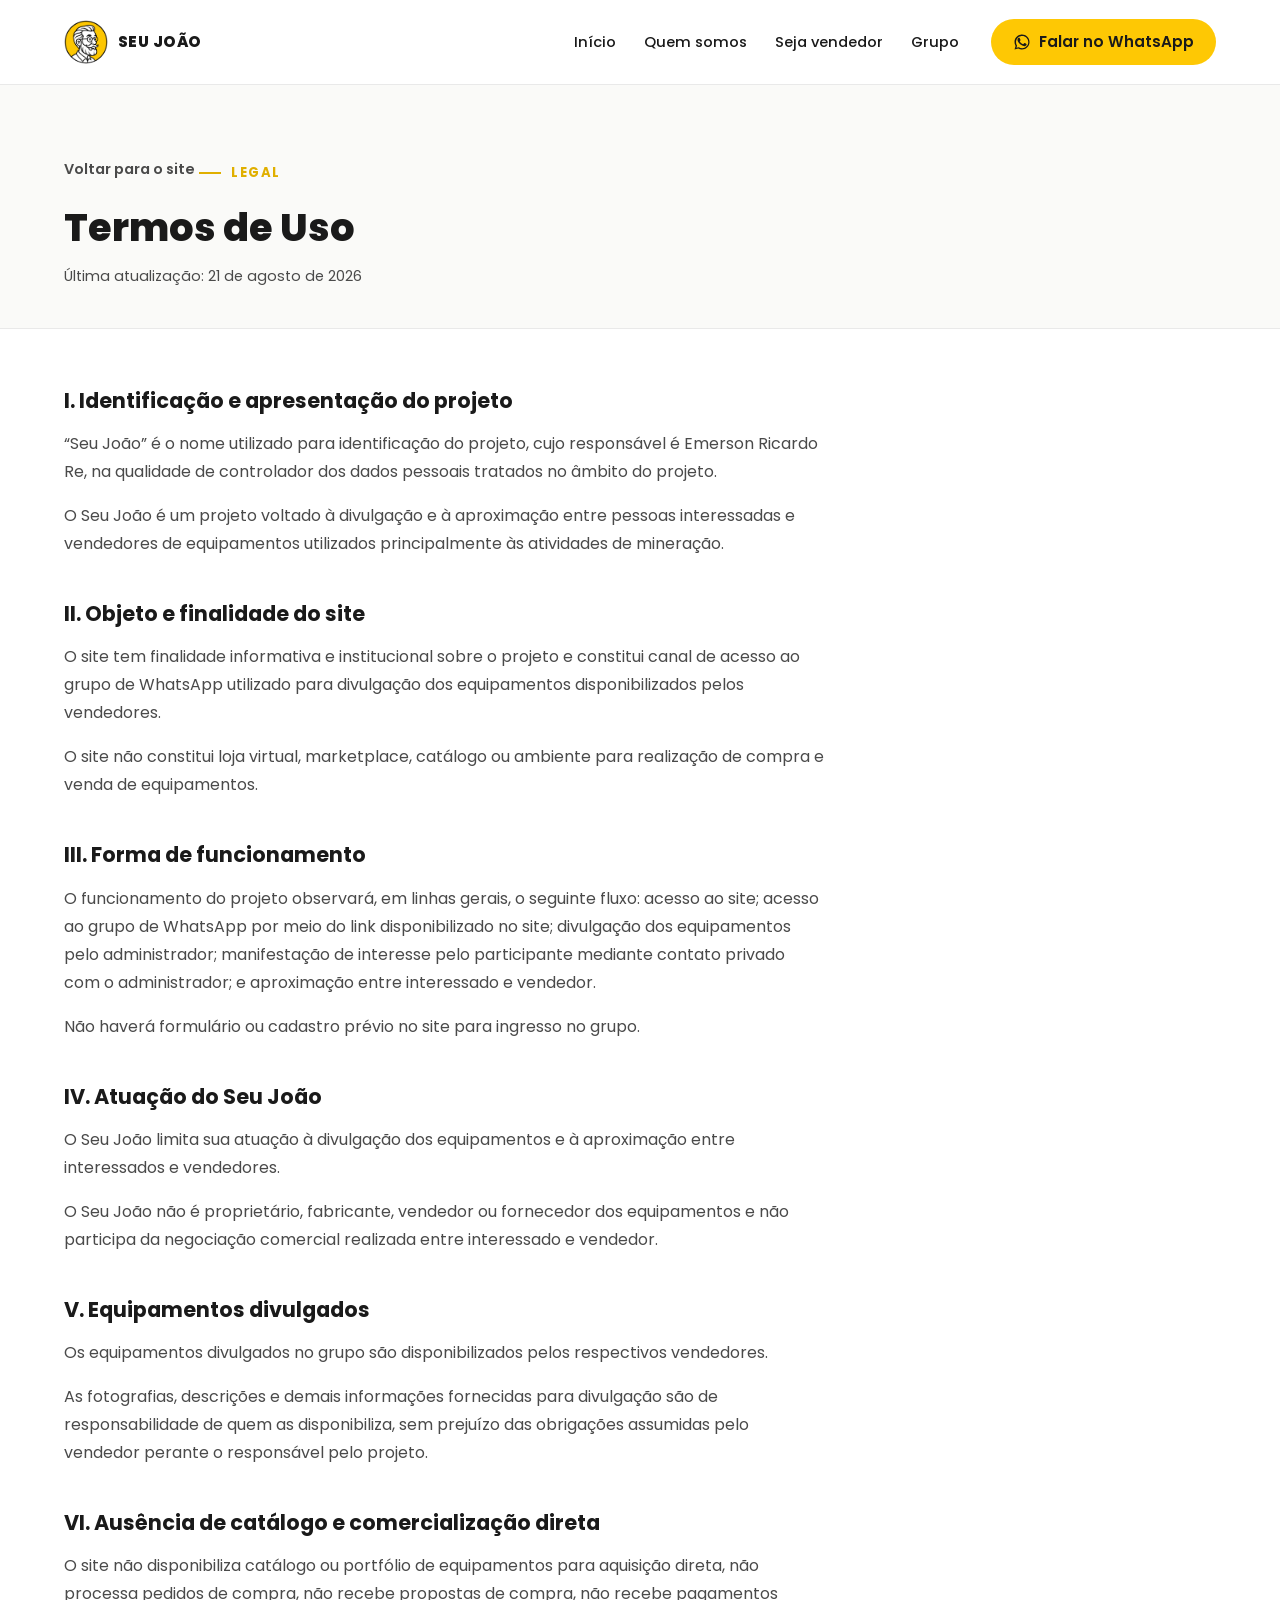
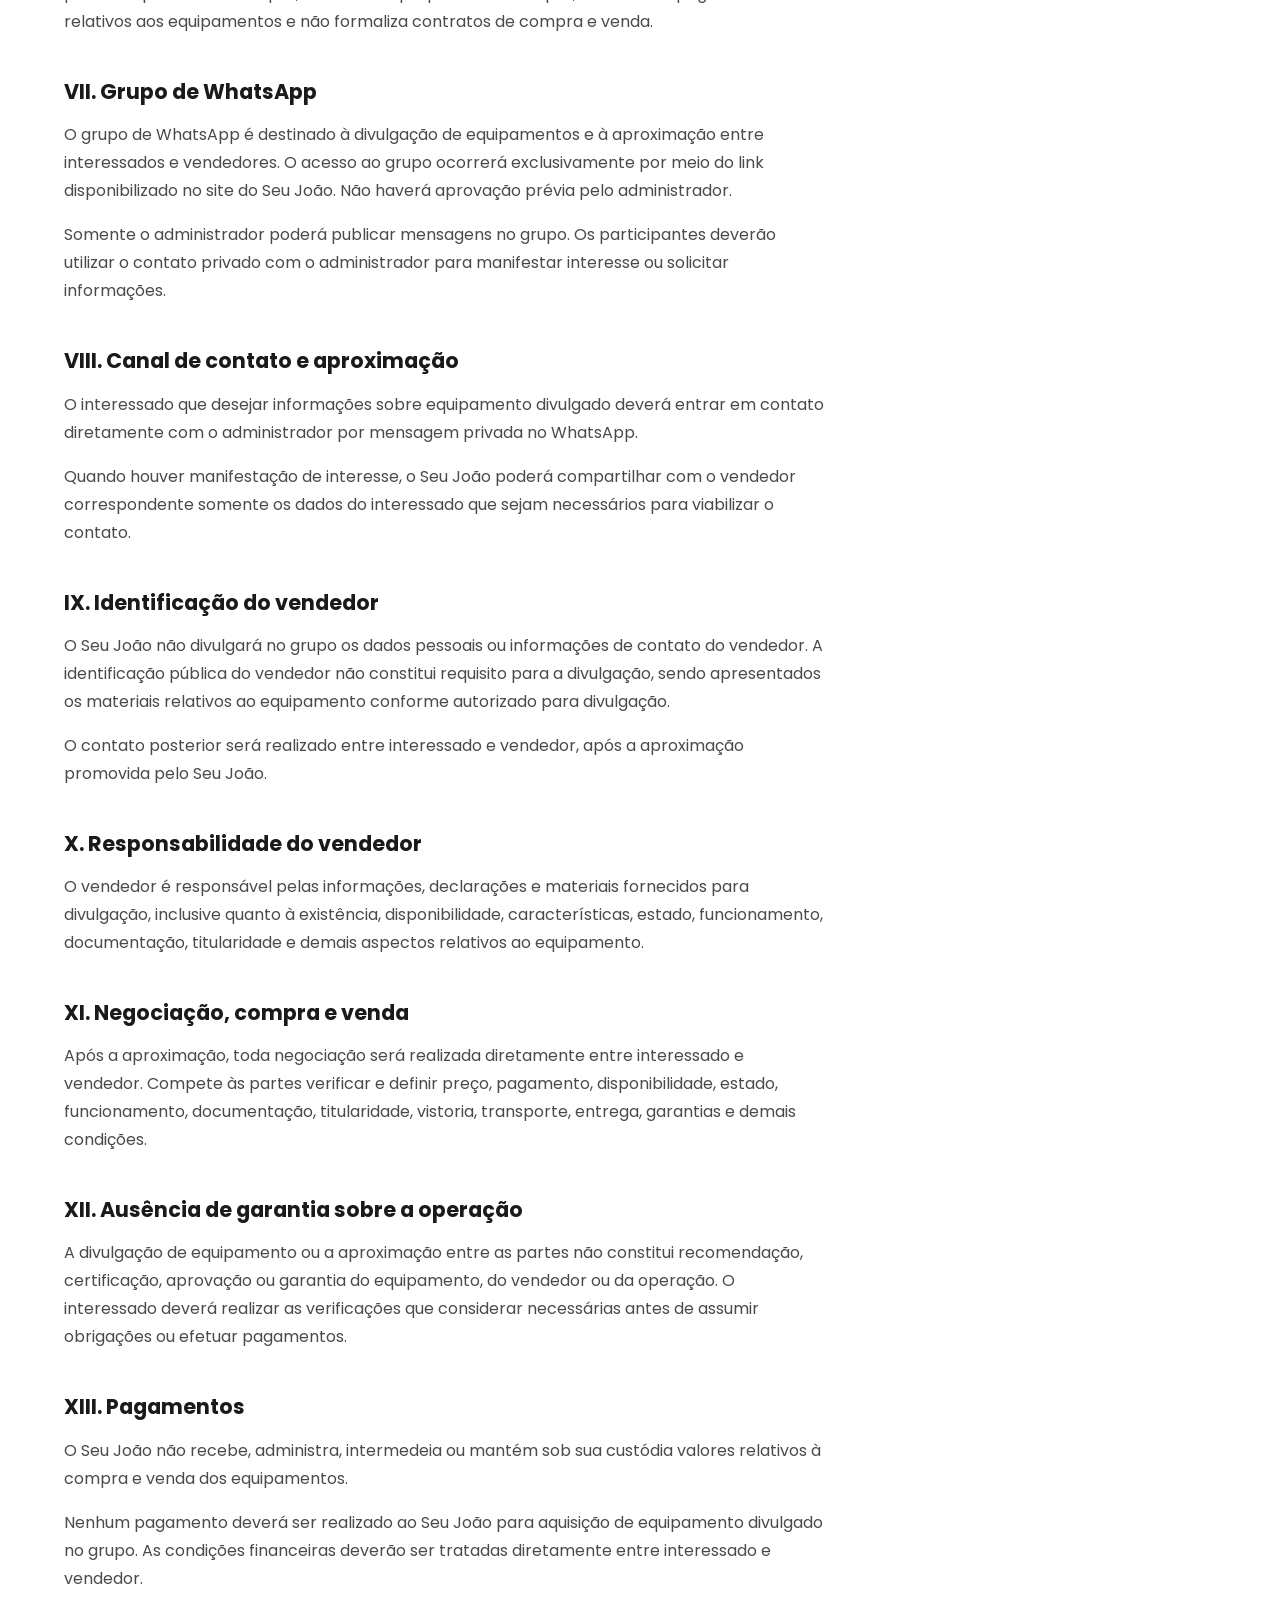
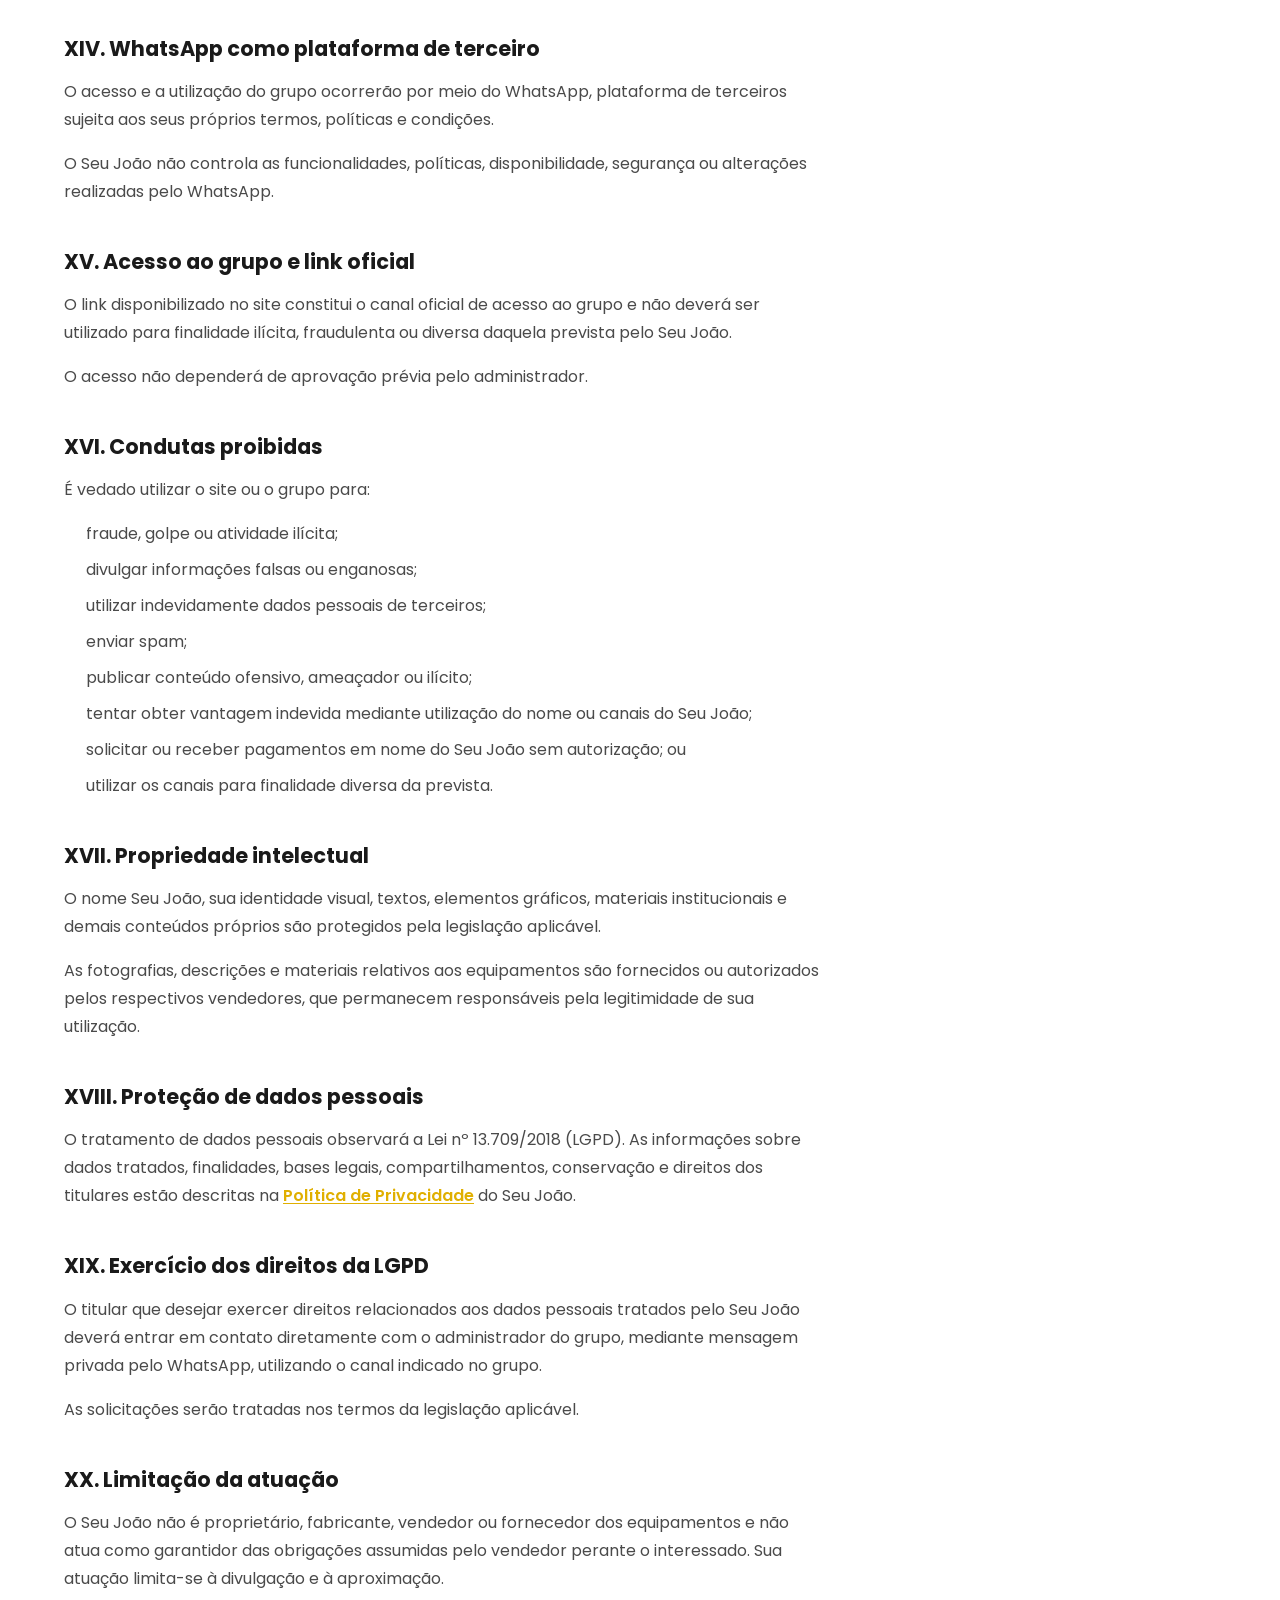
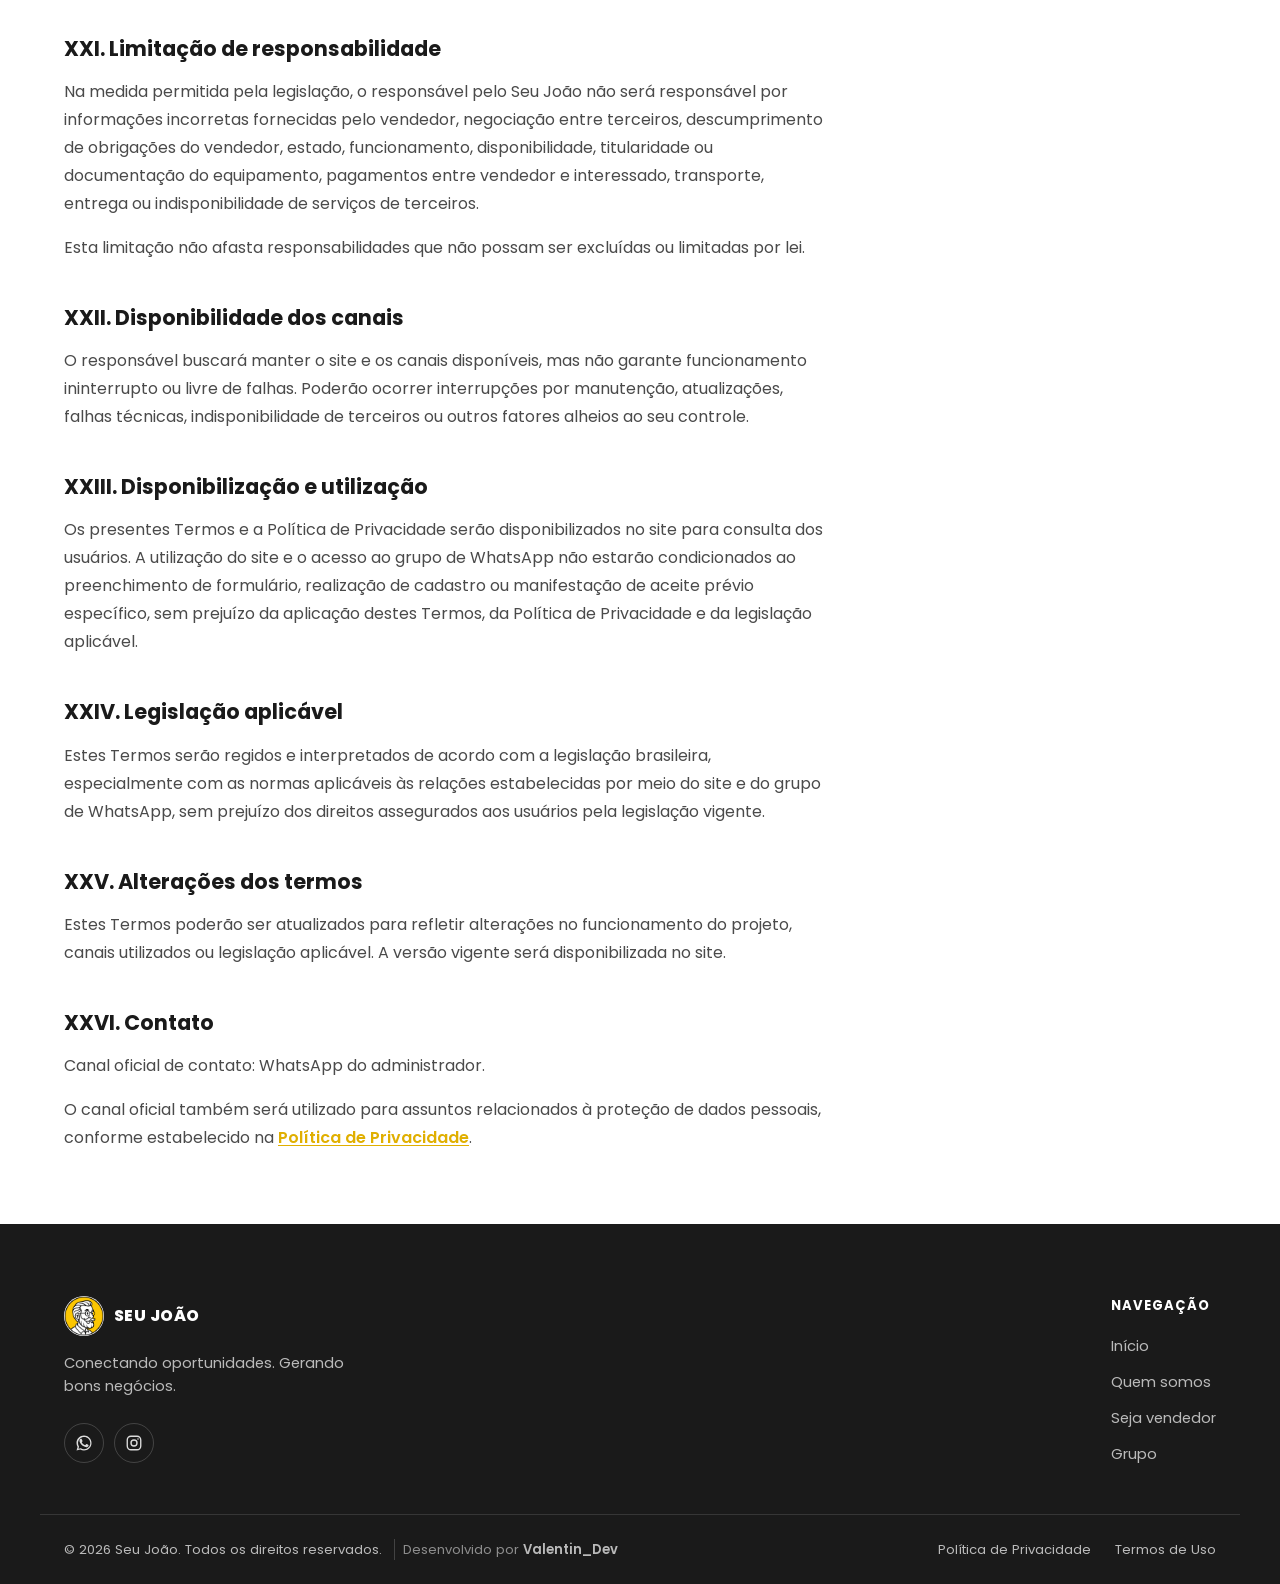
<file: termos-de-uso.html>
<!DOCTYPE html>
<html lang="pt-BR">
<head>
  <meta charset="UTF-8" />
  <meta name="viewport" content="width=device-width, initial-scale=1.0" />

  <!-- ===== SEO — título e descrição ===== -->
  <title>Termos de Uso | Seu João</title>
  <meta name="description" content="Termos de Uso do Seu João: como funciona o site, o grupo de WhatsApp e a aproximação entre compradores e vendedores de equipamentos de mineração." />
  <meta name="robots" content="index, follow" />
  <meta name="author" content="Seu João" />
  <link rel="canonical" href="https://www.seujoao.com.br/termos-de-uso.html" />

  <!-- ===== Open Graph (compartilhamento social) ===== -->
  <meta property="og:type" content="website" />
  <meta property="og:locale" content="pt_BR" />
  <meta property="og:site_name" content="Seu João" />
  <meta property="og:title" content="Termos de Uso | Seu João" />
  <meta property="og:description" content="Termos de Uso do Seu João: como funciona o site, o grupo de WhatsApp e a aproximação entre compradores e vendedores de equipamentos de mineração." />
  <meta property="og:url" content="https://www.seujoao.com.br/termos-de-uso.html" />

  <link rel="icon" type="image/png" href="assets/logo-icon.png" />
  <link rel="stylesheet" href="css/style.css" />

  
  <!-- Google tag (gtag.js) -->
  <script async src="https://www.googletagmanager.com/gtag/js?id=G-ML786L4CS3"></script>
  <script>
    window.dataLayer = window.dataLayer || [];
    function gtag(){dataLayer.push(arguments);}
    gtag('js', new Date());
    gtag('config', 'G-ML786L4CS3');
  </script>
</head>

<body>

  <!-- ===== NAVBAR ===== -->
  <header class="navbar" id="navbar">
    <div class="container navbar__inner">

      <a href="index.html" class="navbar__brand">
        <img src="assets/logo-icon.png" alt="Logo Seu João" class="navbar__logo-icon" width="44" height="44" />
        <span class="navbar__logo-text">Seu João</span>
      </a>

      <button class="navbar__toggle" id="navToggle" aria-label="Abrir menu" aria-expanded="false" aria-controls="navMenu">
        <span></span>
        <span></span>
        <span></span>
      </button>

      <div class="navbar__menu" id="navMenu">
        <nav aria-label="Navegação principal">
          <ul class="navbar__links">
            <li><a href="index.html#inicio" class="navbar__link" data-nav-link>Início</a></li>
            <li><a href="index.html#quem-somos" class="navbar__link" data-nav-link>Quem somos</a></li>
            <li><a href="index.html#seja-vendedor" class="navbar__link" data-nav-link>Seja vendedor</a></li>
            <li><a href="index.html#grupo" class="navbar__link" data-nav-link>Grupo</a></li>
          </ul>
        </nav>

        <a href="https://wa.me/5519999745722" target="_blank" rel="noopener" class="btn btn--whatsapp navbar__cta" data-consent-link>
          <svg class="icon-whatsapp" viewBox="0 0 24 24" aria-hidden="true">
            <path fill="currentColor" d="M17.472 14.382c-.297-.149-1.758-.867-2.03-.967-.273-.099-.472-.148-.67.15-.198.297-.767.966-.94 1.164-.173.199-.347.223-.644.075-.297-.15-1.255-.463-2.39-1.475-.883-.788-1.48-1.761-1.653-2.059-.173-.297-.018-.458.13-.606.134-.133.298-.347.446-.52.149-.174.198-.298.298-.497.099-.198.05-.371-.025-.52-.075-.149-.669-1.612-.916-2.207-.242-.579-.487-.5-.669-.51-.173-.008-.371-.01-.57-.01-.198 0-.52.074-.792.372-.272.297-1.04 1.016-1.04 2.479 0 1.462 1.065 2.875 1.213 3.074.149.198 2.096 3.2 5.077 4.487.709.306 1.262.489 1.694.625.712.226 1.36.194 1.872.118.571-.085 1.758-.719 2.006-1.413.248-.694.248-1.289.173-1.413-.074-.124-.272-.198-.57-.347z"/>
            <path fill="currentColor" d="M12.004 2C6.486 2 2 6.486 2 12.004c0 1.85.497 3.646 1.44 5.212L2 22l4.906-1.412a9.96 9.96 0 0 0 5.098 1.396h.004c5.518 0 10.004-4.486 10.004-10.004C22.012 6.486 17.526 2 12.004 2zm0 18.181h-.003a8.15 8.15 0 0 1-4.157-1.14l-.298-.177-2.913.838.85-2.885-.194-.297a8.15 8.15 0 0 1-1.246-4.358c0-4.508 3.668-8.176 8.166-8.176 2.183 0 4.234.85 5.778 2.396a8.11 8.11 0 0 1 2.393 5.784c0 4.508-3.669 8.176-8.176 8.176z"/>
          </svg>
          Falar no WhatsApp
        </a>
      </div>
    </div>
  </header>
  <!-- ===== /NAVBAR ===== -->

  <main>
    <!-- ===== CABEÇALHO DA PÁGINA LEGAL ===== -->
    <section class="legal-hero">
      <div class="container">
        <a href="index.html" class="legal-back">Voltar para o site</a>
        <p class="eyebrow">Legal</p>
        <h1 class="legal-hero__title">Termos de Uso</h1>
        <p class="legal-hero__updated">Última atualização: 21 de agosto de 2026</p>
      </div>
    </section>

    <!-- ===== CONTEÚDO ===== -->
    <section>
      <div class="container">
        <div class="legal-content">

          <h2>I. Identificação e apresentação do projeto</h2>
          <p>“Seu João” é o nome utilizado para identificação do projeto, cujo responsável é Emerson Ricardo Re, na qualidade de controlador dos dados pessoais tratados no âmbito do projeto.</p>
          <p>O Seu João é um projeto voltado à divulgação e à aproximação entre pessoas interessadas e vendedores de equipamentos utilizados principalmente às atividades de mineração.</p>

          <h2>II. Objeto e finalidade do site</h2>
          <p>O site tem finalidade informativa e institucional sobre o projeto e constitui canal de acesso ao grupo de WhatsApp utilizado para divulgação dos equipamentos disponibilizados pelos vendedores.</p>
          <p>O site não constitui loja virtual, marketplace, catálogo ou ambiente para realização de compra e venda de equipamentos.</p>

          <h2>III. Forma de funcionamento</h2>
          <p>O funcionamento do projeto observará, em linhas gerais, o seguinte fluxo: acesso ao site; acesso ao grupo de WhatsApp por meio do link disponibilizado no site; divulgação dos equipamentos pelo administrador; manifestação de interesse pelo participante mediante contato privado com o administrador; e aproximação entre interessado e vendedor.</p>
          <p>Não haverá formulário ou cadastro prévio no site para ingresso no grupo.</p>

          <h2>IV. Atuação do Seu João</h2>
          <p>O Seu João limita sua atuação à divulgação dos equipamentos e à aproximação entre interessados e vendedores.</p>
          <p>O Seu João não é proprietário, fabricante, vendedor ou fornecedor dos equipamentos e não participa da negociação comercial realizada entre interessado e vendedor.</p>

          <h2>V. Equipamentos divulgados</h2>
          <p>Os equipamentos divulgados no grupo são disponibilizados pelos respectivos vendedores.</p>
          <p>As fotografias, descrições e demais informações fornecidas para divulgação são de responsabilidade de quem as disponibiliza, sem prejuízo das obrigações assumidas pelo vendedor perante o responsável pelo projeto.</p>

          <h2>VI. Ausência de catálogo e comercialização direta</h2>
          <p>O site não disponibiliza catálogo ou portfólio de equipamentos para aquisição direta, não processa pedidos de compra, não recebe propostas de compra, não recebe pagamentos relativos aos equipamentos e não formaliza contratos de compra e venda.</p>

          <h2>VII. Grupo de WhatsApp</h2>
          <p>O grupo de WhatsApp é destinado à divulgação de equipamentos e à aproximação entre interessados e vendedores. O acesso ao grupo ocorrerá exclusivamente por meio do link disponibilizado no site do Seu João. Não haverá aprovação prévia pelo administrador.</p>
          <p>Somente o administrador poderá publicar mensagens no grupo. Os participantes deverão utilizar o contato privado com o administrador para manifestar interesse ou solicitar informações.</p>

          <h2>VIII. Canal de contato e aproximação</h2>
          <p>O interessado que desejar informações sobre equipamento divulgado deverá entrar em contato diretamente com o administrador por mensagem privada no WhatsApp.</p>
          <p>Quando houver manifestação de interesse, o Seu João poderá compartilhar com o vendedor correspondente somente os dados do interessado que sejam necessários para viabilizar o contato.</p>

          <h2>IX. Identificação do vendedor</h2>
          <p>O Seu João não divulgará no grupo os dados pessoais ou informações de contato do vendedor. A identificação pública do vendedor não constitui requisito para a divulgação, sendo apresentados os materiais relativos ao equipamento conforme autorizado para divulgação.</p>
          <p>O contato posterior será realizado entre interessado e vendedor, após a aproximação promovida pelo Seu João.</p>

          <h2>X. Responsabilidade do vendedor</h2>
          <p>O vendedor é responsável pelas informações, declarações e materiais fornecidos para divulgação, inclusive quanto à existência, disponibilidade, características, estado, funcionamento, documentação, titularidade e demais aspectos relativos ao equipamento.</p>

          <h2>XI. Negociação, compra e venda</h2>
          <p>Após a aproximação, toda negociação será realizada diretamente entre interessado e vendedor. Compete às partes verificar e definir preço, pagamento, disponibilidade, estado, funcionamento, documentação, titularidade, vistoria, transporte, entrega, garantias e demais condições.</p>

          <h2>XII. Ausência de garantia sobre a operação</h2>
          <p>A divulgação de equipamento ou a aproximação entre as partes não constitui recomendação, certificação, aprovação ou garantia do equipamento, do vendedor ou da operação. O interessado deverá realizar as verificações que considerar necessárias antes de assumir obrigações ou efetuar pagamentos.</p>

          <h2>XIII. Pagamentos</h2>
          <p>O Seu João não recebe, administra, intermedeia ou mantém sob sua custódia valores relativos à compra e venda dos equipamentos.</p>
          <p>Nenhum pagamento deverá ser realizado ao Seu João para aquisição de equipamento divulgado no grupo. As condições financeiras deverão ser tratadas diretamente entre interessado e vendedor.</p>

          <h2>XIV. WhatsApp como plataforma de terceiro</h2>
          <p>O acesso e a utilização do grupo ocorrerão por meio do WhatsApp, plataforma de terceiros sujeita aos seus próprios termos, políticas e condições.</p>
          <p>O Seu João não controla as funcionalidades, políticas, disponibilidade, segurança ou alterações realizadas pelo WhatsApp.</p>

          <h2>XV. Acesso ao grupo e link oficial</h2>
          <p>O link disponibilizado no site constitui o canal oficial de acesso ao grupo e não deverá ser utilizado para finalidade ilícita, fraudulenta ou diversa daquela prevista pelo Seu João.</p>
          <p>O acesso não dependerá de aprovação prévia pelo administrador.</p>

          <h2>XVI. Condutas proibidas</h2>
          <p>É vedado utilizar o site ou o grupo para:</p>
          <ul>
            <li>fraude, golpe ou atividade ilícita;</li>
            <li>divulgar informações falsas ou enganosas;</li>
            <li>utilizar indevidamente dados pessoais de terceiros;</li>
            <li>enviar spam;</li>
            <li>publicar conteúdo ofensivo, ameaçador ou ilícito;</li>
            <li>tentar obter vantagem indevida mediante utilização do nome ou canais do Seu João;</li>
            <li>solicitar ou receber pagamentos em nome do Seu João sem autorização; ou</li>
            <li>utilizar os canais para finalidade diversa da prevista.</li>
          </ul>

          <h2>XVII. Propriedade intelectual</h2>
          <p>O nome Seu João, sua identidade visual, textos, elementos gráficos, materiais institucionais e demais conteúdos próprios são protegidos pela legislação aplicável.</p>
          <p>As fotografias, descrições e materiais relativos aos equipamentos são fornecidos ou autorizados pelos respectivos vendedores, que permanecem responsáveis pela legitimidade de sua utilização.</p>

          <h2>XVIII. Proteção de dados pessoais</h2>
          <p>O tratamento de dados pessoais observará a Lei nº 13.709/2018 (LGPD). As informações sobre dados tratados, finalidades, bases legais, compartilhamentos, conservação e direitos dos titulares estão descritas na <a href="politica-de-privacidade.html">Política de Privacidade</a> do Seu João.</p>

          <h2>XIX. Exercício dos direitos da LGPD</h2>
          <p>O titular que desejar exercer direitos relacionados aos dados pessoais tratados pelo Seu João deverá entrar em contato diretamente com o administrador do grupo, mediante mensagem privada pelo WhatsApp, utilizando o canal indicado no grupo.</p>
          <p>As solicitações serão tratadas nos termos da legislação aplicável.</p>

          <h2>XX. Limitação da atuação</h2>
          <p>O Seu João não é proprietário, fabricante, vendedor ou fornecedor dos equipamentos e não atua como garantidor das obrigações assumidas pelo vendedor perante o interessado. Sua atuação limita-se à divulgação e à aproximação.</p>

          <h2>XXI. Limitação de responsabilidade</h2>
          <p>Na medida permitida pela legislação, o responsável pelo Seu João não será responsável por informações incorretas fornecidas pelo vendedor, negociação entre terceiros, descumprimento de obrigações do vendedor, estado, funcionamento, disponibilidade, titularidade ou documentação do equipamento, pagamentos entre vendedor e interessado, transporte, entrega ou indisponibilidade de serviços de terceiros.</p>
          <p>Esta limitação não afasta responsabilidades que não possam ser excluídas ou limitadas por lei.</p>

          <h2>XXII. Disponibilidade dos canais</h2>
          <p>O responsável buscará manter o site e os canais disponíveis, mas não garante funcionamento ininterrupto ou livre de falhas. Poderão ocorrer interrupções por manutenção, atualizações, falhas técnicas, indisponibilidade de terceiros ou outros fatores alheios ao seu controle.</p>

          <h2>XXIII. Disponibilização e utilização</h2>
          <p>Os presentes Termos e a Política de Privacidade serão disponibilizados no site para consulta dos usuários. A utilização do site e o acesso ao grupo de WhatsApp não estarão condicionados ao preenchimento de formulário, realização de cadastro ou manifestação de aceite prévio específico, sem prejuízo da aplicação destes Termos, da Política de Privacidade e da legislação aplicável.</p>

          <h2>XXIV. Legislação aplicável</h2>
          <p>Estes Termos serão regidos e interpretados de acordo com a legislação brasileira, especialmente com as normas aplicáveis às relações estabelecidas por meio do site e do grupo de WhatsApp, sem prejuízo dos direitos assegurados aos usuários pela legislação vigente.</p>

          <h2>XXV. Alterações dos termos</h2>
          <p>Estes Termos poderão ser atualizados para refletir alterações no funcionamento do projeto, canais utilizados ou legislação aplicável. A versão vigente será disponibilizada no site.</p>

          <h2>XXVI. Contato</h2>
          <p>Canal oficial de contato: WhatsApp do administrador.</p>
          <p>O canal oficial também será utilizado para assuntos relacionados à proteção de dados pessoais, conforme estabelecido na <a href="politica-de-privacidade.html">Política de Privacidade</a>.</p>

        </div>
      </div>
    </section>
  </main>

  <!-- ===== FOOTER / CONTATO ===== -->
  <footer class="footer">
    <div class="container footer__top">
      <div class="footer__brand">
        <a href="index.html" class="footer__logo">
          <img src="assets/logo-icon.png" alt="Logo Seu João" width="40" height="40" />
          <span>Seu João</span>
        </a>
        <p class="footer__tagline">Conectando oportunidades. Gerando bons negócios.</p>

        <div class="footer__social">
          <a href="https://wa.me/5519999745722" target="_blank" rel="noopener" class="footer__social-link" aria-label="WhatsApp" data-consent-link>
            <svg viewBox="0 0 24 24" aria-hidden="true">
              <path fill="currentColor" d="M17.472 14.382c-.297-.149-1.758-.867-2.03-.967-.273-.099-.472-.148-.67.15-.198.297-.767.966-.94 1.164-.173.199-.347.223-.644.075-.297-.15-1.255-.463-2.39-1.475-.883-.788-1.48-1.761-1.653-2.059-.173-.297-.018-.458.13-.606.134-.133.298-.347.446-.52.149-.174.198-.298.298-.497.099-.198.05-.371-.025-.52-.075-.149-.669-1.612-.916-2.207-.242-.579-.487-.5-.669-.51-.173-.008-.371-.01-.57-.01-.198 0-.52.074-.792.372-.272.297-1.04 1.016-1.04 2.479 0 1.462 1.065 2.875 1.213 3.074.149.198 2.096 3.2 5.077 4.487.709.306 1.262.489 1.694.625.712.226 1.36.194 1.872.118.571-.085 1.758-.719 2.006-1.413.248-.694.248-1.289.173-1.413-.074-.124-.272-.198-.57-.347z"/>
              <path fill="currentColor" d="M12.004 2C6.486 2 2 6.486 2 12.004c0 1.85.497 3.646 1.44 5.212L2 22l4.906-1.412a9.96 9.96 0 0 0 5.098 1.396h.004c5.518 0 10.004-4.486 10.004-10.004C22.012 6.486 17.526 2 12.004 2zm0 18.181h-.003a8.15 8.15 0 0 1-4.157-1.14l-.298-.177-2.913.838.85-2.885-.194-.297a8.15 8.15 0 0 1-1.246-4.358c0-4.508 3.668-8.176 8.166-8.176 2.183 0 4.234.85 5.778 2.396a8.11 8.11 0 0 1 2.393 5.784c0 4.508-3.669 8.176-8.176 8.176z"/>
            </svg>
          </a>

          <a href="https://www.instagram.com/oseu.joao/" target="_blank" rel="noopener" class="footer__social-link" aria-label="Instagram">
            <svg viewBox="0 0 24 24" fill="none" stroke="currentColor" stroke-width="1.8" stroke-linecap="round" stroke-linejoin="round" aria-hidden="true">
              <rect x="3" y="3" width="18" height="18" rx="5"></rect>
              <circle cx="12" cy="12" r="4"></circle>
              <circle cx="17.3" cy="6.7" r="1" fill="currentColor" stroke="none"></circle>
            </svg>
          </a>
        </div>
      </div>

      <nav class="footer__nav" aria-label="Links do rodapé">
        <p class="footer__col-title">Navegação</p>
        <ul>
          <li><a href="index.html#inicio">Início</a></li>
          <li><a href="index.html#quem-somos">Quem somos</a></li>
          <li><a href="index.html#seja-vendedor">Seja vendedor</a></li>
          <li><a href="index.html#grupo">Grupo</a></li>
        </ul>
      </nav>
    </div>

    <div class="container footer__bottom">
      <p>© <span id="footerYear">2026</span> Seu João. Todos os direitos reservados.
        <span class="footer__credit">Desenvolvido por <a href="https://www.instagram.com/valentin__dev/" target="_blank" rel="noopener">Valentin_Dev</a></span>
      </p>
      <div class="footer__legal">
        <a href="politica-de-privacidade.html">Política de Privacidade</a>
        <a href="termos-de-uso.html">Termos de Uso</a>
      </div>
    </div>
  </footer>
  <!-- ===== /FOOTER ===== -->

  <!-- ===== MODAL DE ACEITE (Termos e Privacidade) ===== -->
  <div class="consent-modal" id="consentModal" aria-hidden="true">
    <div class="consent-modal__overlay" data-consent-close></div>
    <div class="consent-modal__dialog" role="dialog" aria-modal="true" aria-labelledby="consentModalTitle">
      <button type="button" class="consent-modal__close" data-consent-close aria-label="Fechar">&times;</button>
      <h2 id="consentModalTitle" class="consent-modal__title">Antes de continuar</h2>
      <p class="consent-modal__text">
        Você será direcionado para o WhatsApp. Ao continuar, você concorda com nossos
        <a href="termos-de-uso.html" target="_blank" rel="noopener">Termos de Uso</a> e nossa
        <a href="politica-de-privacidade.html" target="_blank" rel="noopener">Política de Privacidade</a>.
      </p>
      <div class="consent-modal__actions">
        <button type="button" class="btn btn--outline-dark consent-modal__cancel" data-consent-close>Cancelar</button>
        <button type="button" class="btn btn--whatsapp consent-modal__accept" id="consentModalAccept">Aceitar e continuar</button>
      </div>
    </div>
  </div>
  <!-- ===== /MODAL DE ACEITE ===== -->

  <script src="js/script.js"></script>
</body>
</html>
</file>
<file: css/style.css>
/* =========================================
   Poppins — self-hosted (não depende do Google Fonts)
========================================= */
@font-face {
  font-family: 'Poppins';
  font-style: normal;
  font-weight: 400;
  font-display: swap;
  src: url('../assets/fonts/poppins-latin-400-normal.woff2') format('woff2');
  unicode-range: U+0000-00FF, U+0131, U+0152-0153, U+02BB-02BC, U+02C6, U+02DA, U+02DC, U+2000-206F, U+20AC, U+2122, U+2191, U+2193, U+2212, U+2215, U+FEFF, U+FFFD;
}

@font-face {
  font-family: 'Poppins';
  font-style: normal;
  font-weight: 500;
  font-display: swap;
  src: url('../assets/fonts/poppins-latin-500-normal.woff2') format('woff2');
  unicode-range: U+0000-00FF, U+0131, U+0152-0153, U+02BB-02BC, U+02C6, U+02DA, U+02DC, U+2000-206F, U+20AC, U+2122, U+2191, U+2193, U+2212, U+2215, U+FEFF, U+FFFD;
}

@font-face {
  font-family: 'Poppins';
  font-style: normal;
  font-weight: 600;
  font-display: swap;
  src: url('../assets/fonts/poppins-latin-600-normal.woff2') format('woff2');
  unicode-range: U+0000-00FF, U+0131, U+0152-0153, U+02BB-02BC, U+02C6, U+02DA, U+02DC, U+2000-206F, U+20AC, U+2122, U+2191, U+2193, U+2212, U+2215, U+FEFF, U+FFFD;
}

@font-face {
  font-family: 'Poppins';
  font-style: normal;
  font-weight: 700;
  font-display: swap;
  src: url('../assets/fonts/poppins-latin-700-normal.woff2') format('woff2');
  unicode-range: U+0000-00FF, U+0131, U+0152-0153, U+02BB-02BC, U+02C6, U+02DA, U+02DC, U+2000-206F, U+20AC, U+2122, U+2191, U+2193, U+2212, U+2215, U+FEFF, U+FFFD;
}

@font-face {
  font-family: 'Poppins';
  font-style: normal;
  font-weight: 800;
  font-display: swap;
  src: url('../assets/fonts/poppins-latin-800-normal.woff2') format('woff2');
  unicode-range: U+0000-00FF, U+0131, U+0152-0153, U+02BB-02BC, U+02C6, U+02DA, U+02DC, U+2000-206F, U+20AC, U+2122, U+2191, U+2193, U+2212, U+2215, U+FEFF, U+FFFD;
}

/* =========================================
   Seu João — Design tokens
========================================= */
:root {
  --color-yellow: #FEC804;
  --color-yellow-dark: #E0AF00;
  --color-black: #1A1A1A;
  --color-gray-700: #4A4A4A;
  --color-gray-200: #E9E9E9;
  --color-white: #FFFFFF;

  --font-base: 'Poppins', 'Segoe UI', Arial, sans-serif;

  --navbar-height: 84px;
  --container-width: 1200px;

  --radius-sm: 8px;
  --radius-pill: 999px;

  --shadow-navbar: 0 2px 16px rgba(0, 0, 0, 0.06);
  --transition-fast: 0.2s ease;
}

/* =========================================
   Reset
========================================= */
*,
*::before,
*::after {
  box-sizing: border-box;
  margin: 0;
  padding: 0;
}

html {
  scroll-behavior: smooth;
}

body {
  font-family: var(--font-base);
  color: var(--color-black);
  background: var(--color-white);
  line-height: 1.5;
  -webkit-font-smoothing: antialiased;
}

img {
  display: block;
  max-width: 100%;
}

a {
  text-decoration: none;
  color: inherit;
}

ul {
  list-style: none;
}

button {
  font: inherit;
  cursor: pointer;
  background: none;
  border: none;
}

.container {
  width: 100%;
  max-width: var(--container-width);
  margin-inline: auto;
  padding-inline: 24px;
}

/* =========================================
   Buttons
========================================= */
.btn {
  display: inline-flex;
  align-items: center;
  justify-content: center;
  gap: 8px;
  font-weight: 600;
  font-size: 0.95rem;
  padding: 12px 22px;
  border-radius: var(--radius-pill);
  white-space: nowrap;
  transition: background-color var(--transition-fast), transform var(--transition-fast), box-shadow var(--transition-fast);
}

.btn--whatsapp {
  background-color: var(--color-yellow);
  color: var(--color-black);
}

.btn--whatsapp:hover {
  background-color: var(--color-yellow-dark);
  transform: translateY(-1px);
}

.btn--whatsapp:active {
  transform: translateY(0);
}

.btn--outline {
  background-color: transparent;
  color: var(--color-white);
  border: 1.5px solid rgba(255, 255, 255, 0.55);
  backdrop-filter: blur(2px);
}

.btn--outline:hover {
  background-color: rgba(255, 255, 255, 0.12);
  border-color: var(--color-white);
  transform: translateY(-1px);
}

.icon-whatsapp {
  width: 18px;
  height: 18px;
  flex-shrink: 0;
}

/* =========================================
   Navbar
========================================= */
.navbar {
  position: sticky;
  top: 0;
  z-index: 1000;
  width: 100%;
  background-color: var(--color-white);
  border-bottom: 1px solid var(--color-gray-200);
  transition: box-shadow var(--transition-fast);
}

.navbar.is-scrolled {
  box-shadow: var(--shadow-navbar);
}

.navbar__inner {
  height: var(--navbar-height);
  display: flex;
  align-items: center;
  justify-content: space-between;
  gap: 24px;
}

/* Brand / logo lockup */
.navbar__brand {
  display: flex;
  align-items: center;
  gap: 10px;
  flex-shrink: 0;
}

.navbar__logo-icon {
  width: 44px;
  height: 44px;
  border-radius: 50%;
  object-fit: contain;
}

.navbar__logo-text {
  font-weight: 800;
  font-size: 0.95rem;
  letter-spacing: 0.03em;
  text-transform: uppercase;
  color: var(--color-black);
  line-height: 1.1;
}

/* Menu wrapper (links + CTA) */
.navbar__menu {
  display: flex;
  align-items: center;
  gap: 32px;
  margin-left: auto;
}

.navbar__links {
  display: flex;
  align-items: center;
  gap: 28px;
}

.navbar__link {
  position: relative;
  font-size: 0.92rem;
  font-weight: 500;
  color: var(--color-black);
  padding-block: 6px;
  transition: color var(--transition-fast);
}

.navbar__link::after {
  content: '';
  position: absolute;
  left: 0;
  bottom: -2px;
  width: 0;
  height: 2px;
  background-color: var(--color-yellow);
  transition: width var(--transition-fast);
}

.navbar__link:hover {
  color: var(--color-black);
}

.navbar__link:hover::after {
  width: 100%;
}

.navbar__link.is-active {
  font-weight: 600;
}

.navbar__link.is-active::after {
  width: 100%;
}

/* Mobile toggle (hamburger) */
.navbar__toggle {
  display: none;
  flex-direction: column;
  justify-content: center;
  gap: 5px;
  width: 40px;
  height: 40px;
  padding: 8px;
  border-radius: var(--radius-sm);
  flex-shrink: 0;
}

.navbar__toggle span {
  display: block;
  width: 100%;
  height: 2px;
  background-color: var(--color-black);
  border-radius: 2px;
  transition: transform var(--transition-fast), opacity var(--transition-fast);
}

.navbar__toggle[aria-expanded="true"] span:nth-child(1) {
  transform: translateY(7px) rotate(45deg);
}

.navbar__toggle[aria-expanded="true"] span:nth-child(2) {
  opacity: 0;
}

.navbar__toggle[aria-expanded="true"] span:nth-child(3) {
  transform: translateY(-7px) rotate(-45deg);
}

/* =========================================
   Responsive — Navbar
========================================= */
@media (max-width: 880px) {
  :root {
    --navbar-height: 72px;
  }

  .navbar__toggle {
    display: flex;
  }

  .navbar__menu {
    position: fixed;
    top: var(--navbar-height);
    left: 0;
    right: 0;
    flex-direction: column;
    align-items: flex-start;
    gap: 24px;
    background-color: var(--color-white);
    border-bottom: 1px solid var(--color-gray-200);
    padding: 24px;
    transform: translateY(-8px);
    opacity: 0;
    visibility: hidden;
    pointer-events: none;
    transition: opacity var(--transition-fast), transform var(--transition-fast), visibility var(--transition-fast);
  }

  .navbar__menu.is-open {
    transform: translateY(0);
    opacity: 1;
    visibility: visible;
    pointer-events: auto;
  }

  .navbar__links {
    flex-direction: column;
    align-items: flex-start;
    gap: 16px;
    width: 100%;
  }

  .navbar__cta {
    width: 100%;
  }
}

/* =========================================
   Hero / Início
========================================= */
.hero {
  position: relative;
  min-height: calc(100vh - var(--navbar-height));
  display: flex;
  align-items: center;
  overflow: hidden;
  background-color: var(--color-black);
  isolation: isolate;
}

.hero__bg {
  position: absolute;
  inset: 0;
  z-index: -2;
}

.hero__bg-img {
  width: 100%;
  height: 100%;
  object-fit: cover;
  object-position: center 60%;
  transform: scale(1.06);
  animation: hero-bg-zoom 18s ease-in-out infinite alternate;
}

.hero__overlay {
  position: absolute;
  inset: 0;
  /* Escuro concentrado atrás do texto (esquerda), clareando para a direita
     para a imagem (caminhão/pá carregadeira) aparecer melhor */
  background:
    linear-gradient(100deg,
      rgba(8, 6, 3, 0.90) 0%,
      rgba(8, 6, 3, 0.74) 26%,
      rgba(8, 6, 3, 0.38) 50%,
      rgba(8, 6, 3, 0.12) 68%,
      rgba(8, 6, 3, 0.05) 100%),
    linear-gradient(180deg,
      rgba(8, 6, 3, 0.32) 0%,
      rgba(8, 6, 3, 0) 24%,
      rgba(8, 6, 3, 0) 68%,
      rgba(8, 6, 3, 0.5) 100%);
}

/* Blobs amarelos animados (glow ambiente, estilo Instituto dos Anjos) */
.hero__glow {
  position: absolute;
  z-index: -1;
  border-radius: 50%;
  background: radial-gradient(circle, rgba(254, 200, 4, 0.55) 0%, rgba(254, 200, 4, 0) 70%);
  filter: blur(10px);
  pointer-events: none;
  mix-blend-mode: screen;
}

.hero__glow--1 {
  width: 520px;
  height: 520px;
  top: -140px;
  right: -120px;
  animation: hero-float-1 9s ease-in-out infinite;
}

.hero__glow--2 {
  width: 360px;
  height: 360px;
  bottom: -120px;
  left: -80px;
  animation: hero-float-2 11s ease-in-out infinite;
}

.hero__content {
  position: relative;
  z-index: 1;
  padding-block: 96px 64px;
}

.hero__eyebrow {
  display: inline-flex;
  align-items: center;
  gap: 10px;
  color: var(--color-yellow);
  font-weight: 600;
  font-size: 0.8rem;
  text-transform: uppercase;
  letter-spacing: 0.12em;
  margin-bottom: 20px;
  padding: 8px 16px 8px 12px;
  border: 1px solid rgba(254, 200, 4, 0.35);
  border-radius: var(--radius-pill);
  background: rgba(254, 200, 4, 0.08);
  backdrop-filter: blur(4px);
}

.hero__dot {
  width: 8px;
  height: 8px;
  border-radius: 50%;
  background-color: var(--color-yellow);
  box-shadow: 0 0 0 0 rgba(254, 200, 4, 0.6);
  animation: hero-pulse 2s ease-out infinite;
}

.hero__title {
  color: var(--color-white);
  font-size: clamp(2rem, 4.4vw, 3.4rem);
  font-weight: 800;
  line-height: 1.15;
  max-width: 780px;
  margin-bottom: 22px;
  text-shadow: 0 2px 18px rgba(0, 0, 0, 0.35);
}

.hero__title .hl {
  position: relative;
  color: var(--color-yellow);
  white-space: nowrap;
}

.hero__title .hl::after {
  content: '';
  position: absolute;
  left: -2px;
  right: -2px;
  bottom: 0.06em;
  height: 0.22em;
  background-color: rgba(254, 200, 4, 0.35);
  border-radius: 2px;
  transform-origin: left;
  animation: hero-underline 1s cubic-bezier(0.65, 0, 0.35, 1) 1.1s both;
}

.hero__subtitle {
  color: rgba(255, 255, 255, 0.88);
  font-size: 1.05rem;
  max-width: 560px;
  margin-bottom: 36px;
  text-shadow: 0 1px 12px rgba(0, 0, 0, 0.4);
}

.hero__actions {
  display: flex;
  flex-wrap: wrap;
  gap: 16px;
}

.hero__actions .btn {
  padding: 14px 28px;
  font-size: 1rem;
}

/* =========================================
   Entrance animations — Hero (play once, on load)
========================================= */
.hero-in {
  opacity: 0;
  transform: translateY(22px);
  animation: hero-reveal 0.9s cubic-bezier(0.16, 1, 0.3, 1) 0.15s both;
}

.hero-in-delay-1 { animation-delay: 0.35s; }
.hero-in-delay-2 { animation-delay: 0.65s; }
.hero-in-delay-3 { animation-delay: 0.95s; }

/* =========================================
   Reveal-on-scroll — everything below the hero (driven by JS .is-visible)
========================================= */
.reveal {
  opacity: 0;
  transform: translateY(22px);
  transition: opacity 0.8s cubic-bezier(0.16, 1, 0.3, 1), transform 0.8s cubic-bezier(0.16, 1, 0.3, 1);
}

.reveal.is-visible {
  opacity: 1;
  transform: translateY(0);
}

.reveal-delay-1 { transition-delay: 0.1s; }
.reveal-delay-2 { transition-delay: 0.2s; }
.reveal-delay-3 { transition-delay: 0.3s; }

@keyframes hero-reveal {
  from {
    opacity: 0;
    transform: translateY(22px);
  }
  to {
    opacity: 1;
    transform: translateY(0);
  }
}

@keyframes hero-underline {
  from { transform: scaleX(0); }
  to { transform: scaleX(1); }
}

@keyframes hero-pulse {
  0% { box-shadow: 0 0 0 0 rgba(254, 200, 4, 0.55); }
  70% { box-shadow: 0 0 0 8px rgba(254, 200, 4, 0); }
  100% { box-shadow: 0 0 0 0 rgba(254, 200, 4, 0); }
}

@keyframes hero-bg-zoom {
  from { transform: scale(1.06); }
  to { transform: scale(1.14); }
}

@keyframes hero-float-1 {
  0%, 100% { transform: translate(0, 0) scale(1); }
  50% { transform: translate(-30px, 30px) scale(1.08); }
}

@keyframes hero-float-2 {
  0%, 100% { transform: translate(0, 0) scale(1); }
  50% { transform: translate(24px, -24px) scale(1.1); }
}

@media (prefers-reduced-motion: reduce) {
  .hero__bg-img,
  .hero__glow,
  .hero__dot,
  .hero__title .hl::after,
  .reveal {
    animation: none !important;
    transform: none !important;
    opacity: 1 !important;
  }
}

@media (max-width: 640px) {
  .hero__content {
    padding-block: 72px 56px;
  }

  .hero__actions {
    flex-direction: column;
    align-items: stretch;
  }

  .hero__actions .btn {
    width: 100%;
  }

  /* A foto mobile (retrato) já enquadra o caminhão bem mais alto no quadro */
  .hero__bg-img {
    object-position: center 28%;
  }
}

/* =========================================
   Shared section helpers
========================================= */
.section {
  padding-block: 88px;
}

.eyebrow {
  display: inline-flex;
  align-items: center;
  gap: 10px;
  color: var(--color-yellow-dark);
  font-weight: 700;
  font-size: 0.82rem;
  text-transform: uppercase;
  letter-spacing: 0.12em;
  margin-bottom: 16px;
}

.eyebrow::before {
  content: '';
  display: inline-block;
  width: 22px;
  height: 2px;
  background-color: var(--color-yellow-dark);
  flex-shrink: 0;
}

/* Variante para uso em fundos escuros (ex.: Como funciona) */
.eyebrow--on-dark {
  color: var(--color-yellow);
}

.eyebrow--on-dark::before {
  background-color: var(--color-yellow);
}

/* =========================================
   Quem somos
========================================= */
.about {
  background-color: var(--color-white);
}

.about__title {
  font-size: clamp(2rem, 3.6vw, 2.9rem);
  font-weight: 800;
  line-height: 1.2;
  max-width: 720px;
  margin-bottom: 40px;
}

.about__title .hl {
  position: relative;
  color: var(--color-yellow-dark);
}

.about__grid {
  display: grid;
  grid-template-columns: 1.05fr 0.95fr;
  gap: 56px;
  align-items: start;
  margin-bottom: 80px;
}

.about__text {
  display: flex;
  flex-direction: column;
  gap: 20px;
}

/* Cards de destaque (em vez de texto corrido) */
.about__highlight {
  display: flex;
  align-items: flex-start;
  gap: 18px;
  padding: 26px;
  border-radius: 18px;
  background-color: #FAFAF8;
  border: 1px solid var(--color-gray-200);
  transition: transform var(--transition-fast), box-shadow var(--transition-fast), border-color var(--transition-fast);
}

.about__highlight:hover {
  transform: translateY(-3px);
  box-shadow: 0 14px 30px rgba(26, 26, 26, 0.08);
  border-color: transparent;
}

.about__highlight-icon {
  display: inline-flex;
  align-items: center;
  justify-content: center;
  width: 52px;
  height: 52px;
  border-radius: 50%;
  background-color: rgba(254, 200, 4, 0.16);
  color: var(--color-yellow-dark);
  flex-shrink: 0;
}

.about__highlight-icon svg {
  width: 24px;
  height: 24px;
}

.about__highlight h3 {
  font-size: 1.15rem;
  font-weight: 700;
  margin-bottom: 8px;
}

.about__highlight p {
  color: var(--color-gray-700);
  font-size: 1rem;
  line-height: 1.65;
}

/* Bloco de "prova" — preenche a coluna de texto com uma frase de destaque
   em tipografia proporcional (grande/pequena) + números-chave */
.about__proof {
  padding: 28px 26px 6px;
}

.about__proof-quote {
  font-size: clamp(1.2rem, 1.9vw, 1.5rem);
  font-weight: 700;
  line-height: 1.42;
  color: var(--color-black);
  margin-bottom: 30px;
  padding-left: 22px;
  border-left: 3px solid var(--color-yellow);
}

.about__proof-quote .hl {
  color: var(--color-yellow-dark);
}

.about__proof-stats {
  display: flex;
  gap: 28px;
}

.about__proof-stat {
  flex: 1;
  padding-top: 18px;
  border-top: 2px solid var(--color-gray-200);
}

.about__proof-number {
  display: block;
  font-size: clamp(1.9rem, 3.2vw, 2.5rem);
  font-weight: 800;
  color: var(--color-black);
  line-height: 1;
  margin-bottom: 10px;
  letter-spacing: -0.01em;
}

.about__proof-label {
  display: block;
  font-size: 0.8rem;
  color: var(--color-gray-700);
  line-height: 1.45;
}

.about__media {
  position: relative;
}

.about__media img {
  width: 100%;
  aspect-ratio: 4 / 5;
  object-fit: cover;
  border-radius: 20px;
  box-shadow: 0 20px 45px rgba(26, 26, 26, 0.14);
}

.about__media-badge {
  position: absolute;
  left: -18px;
  bottom: -18px;
  display: flex;
  align-items: center;
  gap: 12px;
  padding: 14px 18px;
  background-color: var(--color-white);
  border-radius: 14px;
  box-shadow: 0 16px 32px rgba(26, 26, 26, 0.16);
  font-weight: 600;
  font-size: 0.9rem;
  color: var(--color-black);
}

.about__media-badge-icon {
  display: inline-flex;
  align-items: center;
  justify-content: center;
  width: 34px;
  height: 34px;
  border-radius: 50%;
  background-color: rgba(254, 200, 4, 0.18);
  color: var(--color-yellow-dark);
  flex-shrink: 0;
}

.about__media-badge-icon svg {
  width: 18px;
  height: 18px;
}

/* Missão, visão e valores — mesma linguagem visual dos outros cards do site
   (fundo claro #FAFAF8, ícone circular amarelo, hover com sombra), em layout
   assimétrico pra dar destaque à Missão */
.mvv__head {
  max-width: 560px;
  margin-bottom: 32px;
}

/* Layout assimétrico: Missão em destaque + Visão/Valores empilhados ao lado */
.mvv__layout {
  display: grid;
  grid-template-columns: 1.15fr 1fr;
  gap: 24px;
  align-items: stretch;
}

.mvv__feature {
  position: relative;
  display: flex;
  flex-direction: column;
  justify-content: center;
  padding: 40px 38px;
  border-radius: 20px;
  background-color: #FFF8E1;
  border: 1px solid rgba(224, 175, 0, 0.28);
  transition: transform var(--transition-fast), box-shadow var(--transition-fast);
}

.mvv__feature:hover {
  transform: translateY(-4px);
  box-shadow: 0 16px 34px rgba(26, 26, 26, 0.1);
}

.mvv__feature-icon {
  display: inline-flex;
  align-items: center;
  justify-content: center;
  width: 64px;
  height: 64px;
  border-radius: 16px;
  background-color: rgba(254, 200, 4, 0.22);
  color: var(--color-yellow-dark);
  margin-bottom: 22px;
}

.mvv__feature-icon svg {
  width: 30px;
  height: 30px;
}

.mvv__feature-tag {
  display: block;
  color: var(--color-black);
  font-size: 1.5rem;
  font-weight: 800;
  margin-bottom: 14px;
}

.mvv__feature-text {
  max-width: 440px;
  color: var(--color-gray-700);
  font-size: clamp(1rem, 1.5vw, 1.1rem);
  font-weight: 500;
  line-height: 1.62;
}

.mvv__side {
  display: flex;
  flex-direction: column;
  gap: 24px;
}

.mvv__side-card {
  flex: 1;
  display: flex;
  align-items: flex-start;
  gap: 16px;
  padding: 24px 22px;
  border-radius: 18px;
  background-color: #FAFAF8;
  border: 1px solid var(--color-gray-200);
  transition: transform var(--transition-fast), box-shadow var(--transition-fast), border-color var(--transition-fast);
}

.mvv__side-card:hover {
  transform: translateY(-3px);
  box-shadow: 0 14px 30px rgba(26, 26, 26, 0.08);
  border-color: transparent;
}

.mvv__side-icon {
  flex-shrink: 0;
  display: inline-flex;
  align-items: center;
  justify-content: center;
  width: 46px;
  height: 46px;
  border-radius: 12px;
  background-color: rgba(254, 200, 4, 0.16);
  color: var(--color-yellow-dark);
}

.mvv__side-icon svg {
  width: 22px;
  height: 22px;
}

.mvv__side-card h3 {
  color: var(--color-black);
  font-size: 1.05rem;
  font-weight: 700;
  margin-bottom: 6px;
}

.mvv__side-card p {
  color: var(--color-gray-700);
  font-size: 0.92rem;
  line-height: 1.6;
}

@media (max-width: 880px) {
  .about__grid {
    grid-template-columns: 1fr;
    gap: 40px;
  }

  .about__media {
    max-width: 420px;
    margin-inline: auto;
  }

  .mvv__layout {
    grid-template-columns: 1fr;
  }

  .mvv__feature {
    padding: 32px 26px;
  }
}

@media (max-width: 480px) {
  .about__media-badge {
    left: 12px;
    right: 12px;
    bottom: -16px;
  }

  .about__proof-stats {
    flex-wrap: wrap;
    row-gap: 22px;
  }

  .about__proof-stat {
    flex: 1 1 40%;
  }
}

/* =========================================
   Como funciona — seção escura, pra dar ritmo e contraste à página
========================================= */
.how {
  position: relative;
  background-color: #0F0F0F;
  overflow: hidden;
  isolation: isolate;
}

.how__inner {
  position: relative;
  z-index: 1;
}

/* mesmos blobs animados do hero, em versão mais discreta */
.how__glow {
  position: absolute;
  z-index: -1;
  border-radius: 50%;
  background: radial-gradient(circle, rgba(254, 200, 4, 0.35) 0%, rgba(254, 200, 4, 0) 70%);
  filter: blur(10px);
  pointer-events: none;
  mix-blend-mode: screen;
}

.how__glow--1 {
  width: 480px;
  height: 480px;
  top: -180px;
  right: -100px;
  animation: hero-float-1 10s ease-in-out infinite;
}

.how__glow--2 {
  width: 340px;
  height: 340px;
  bottom: -160px;
  left: -60px;
  animation: hero-float-2 12s ease-in-out infinite;
}

.how__title {
  color: var(--color-white);
  font-size: clamp(1.8rem, 3.2vw, 2.5rem);
  font-weight: 800;
  max-width: 640px;
  margin-bottom: 18px;
}

.how__title .hl {
  color: var(--color-yellow);
}

.how__subtitle {
  color: rgba(255, 255, 255, 0.65);
  font-size: 1rem;
  max-width: 560px;
  line-height: 1.65;
  margin-bottom: 16px;
}

.how__subtitle:last-of-type {
  margin-bottom: 56px;
}

.how__grid {
  display: grid;
  grid-template-columns: repeat(4, 1fr);
  gap: 24px;
}

.how__step {
  position: relative;
  padding: 24px 20px 20px;
  border-top: 3px solid var(--color-yellow);
  border-radius: 4px;
  background-color: rgba(255, 255, 255, 0.03);
  transition: transform var(--transition-fast), background-color var(--transition-fast);
}

.how__step:hover {
  transform: translateY(-4px);
  background-color: rgba(255, 255, 255, 0.06);
}

.how__number {
  display: block;
  font-size: 1.9rem;
  font-weight: 800;
  color: rgba(255, 255, 255, 0.18);
  margin-bottom: 10px;
  transition: color var(--transition-fast);
}

.how__step:hover .how__number {
  color: rgba(254, 200, 4, 0.45);
}

.how__step h3 {
  color: var(--color-white);
  font-size: 1.05rem;
  font-weight: 700;
  margin-bottom: 8px;
}

.how__step p {
  color: rgba(255, 255, 255, 0.6);
  font-size: 0.92rem;
  line-height: 1.6;
}

/* Variante para a seção "Como funciona" com 6 passos (3 colunas em vez de 4) */
.how__grid--six {
  grid-template-columns: repeat(3, 1fr);
}

@media (max-width: 880px) {
  .how__grid--six {
    grid-template-columns: 1fr 1fr;
  }
}

@media (max-width: 560px) {
  .how__grid--six {
    grid-template-columns: 1fr;
  }
}

/* Nota final abaixo dos passos, com link para os documentos legais */
.how__note {
  margin-top: 40px;
  color: rgba(255, 255, 255, 0.55);
  font-size: 0.88rem;
  text-align: center;
}

.how__note a {
  color: var(--color-yellow);
  text-decoration: underline;
  text-underline-offset: 2px;
}

.how__note a:hover {
  color: var(--color-white);
}

@media (max-width: 880px) {
  .how__grid {
    grid-template-columns: 1fr 1fr;
    row-gap: 32px;
  }
}

@media (max-width: 560px) {
  .how__grid {
    grid-template-columns: 1fr;
  }
}

/* =========================================
   O que você encontra (categorias)
========================================= */
.categories {
  background-color: var(--color-white);
}

.categories__title {
  font-size: clamp(1.6rem, 2.8vw, 2.2rem);
  font-weight: 800;
  max-width: 640px;
  margin-bottom: 48px;
}

.categories__title .hl {
  color: var(--color-yellow-dark);
}

.categories__grid {
  display: grid;
  grid-template-columns: repeat(4, 1fr);
  gap: 24px;
}

.categories__card {
  padding: 28px 22px;
  border-radius: 16px;
  background-color: #FAFAF8;
  transition: transform var(--transition-fast), box-shadow var(--transition-fast), background-color var(--transition-fast);
}

.categories__card:hover {
  transform: translateY(-4px);
  box-shadow: 0 12px 28px rgba(0, 0, 0, 0.08);
  background-color: var(--color-white);
}

.categories__icon {
  display: inline-flex;
  align-items: center;
  justify-content: center;
  width: 48px;
  height: 48px;
  border-radius: 12px;
  background-color: rgba(254, 200, 4, 0.16);
  color: var(--color-yellow-dark);
  margin-bottom: 18px;
}

.categories__icon svg {
  width: 22px;
  height: 22px;
}

.categories__card h3 {
  font-size: 1rem;
  font-weight: 700;
  margin-bottom: 8px;
}

.categories__card p {
  color: var(--color-gray-700);
  font-size: 0.88rem;
  line-height: 1.6;
}

@media (max-width: 880px) {
  .categories__grid {
    grid-template-columns: 1fr 1fr;
  }
}

@media (max-width: 560px) {
  .categories__grid {
    grid-template-columns: 1fr;
  }
}

/* =========================================
   CTA bands — Seja vendedor / Grupo
========================================= */
.cta-band__inner {
  display: flex;
  align-items: center;
  gap: 28px;
  padding: 40px;
  border-radius: 20px;
}

.cta-band__icon {
  flex-shrink: 0;
  display: inline-flex;
  align-items: center;
  justify-content: center;
  width: 64px;
  height: 64px;
  border-radius: 50%;
  background-color: rgba(26, 26, 26, 0.06);
  color: var(--color-black);
}

.cta-band__icon svg {
  width: 30px;
  height: 30px;
}

.cta-band__text {
  flex: 1;
  min-width: 240px;
}

.cta-band__text h2 {
  font-size: 1.25rem;
  font-weight: 700;
  margin-bottom: 8px;
}

.cta-band__text p {
  color: var(--color-gray-700);
  font-size: 0.95rem;
  line-height: 1.6;
  max-width: 620px;
}

.cta-band__btn {
  flex-shrink: 0;
}

.cta-band--sell {
  background-color: #FFFBEA;
}

.cta-band--sell .cta-band__inner {
  background: linear-gradient(135deg, rgba(254, 200, 4, 0.16) 0%, rgba(254, 200, 4, 0.05) 100%);
  border: 1px solid rgba(254, 200, 4, 0.3);
}

.cta-band--sell .cta-band__icon {
  background-color: rgba(254, 200, 4, 0.22);
  color: var(--color-yellow-dark);
}

.cta-band--group {
  background-color: var(--color-white);
}

.cta-band--group .cta-band__inner {
  border: 1px solid var(--color-gray-200);
}

.btn--outline-dark {
  background-color: transparent;
  color: var(--color-black);
  border: 1.5px solid var(--color-black);
}

.btn--outline-dark:hover {
  background-color: var(--color-black);
  color: var(--color-white);
  transform: translateY(-1px);
}

@media (max-width: 640px) {
  .section {
    padding-block: 64px;
  }

  .cta-band__inner {
    flex-direction: column;
    align-items: flex-start;
    padding: 28px;
  }

  .cta-band__btn {
    width: 100%;
    text-align: center;
  }
}

/* =========================================
   Footer
========================================= */
.footer {
  background-color: var(--color-black);
  color: rgba(255, 255, 255, 0.7);
}

.footer__top {
  display: flex;
  flex-wrap: wrap;
  justify-content: space-between;
  gap: 48px;
  padding-block: 72px 48px;
}

.footer__brand {
  max-width: 340px;
}

.footer__logo {
  display: inline-flex;
  align-items: center;
  gap: 10px;
  margin-bottom: 16px;
}

.footer__logo img {
  width: 40px;
  height: 40px;
  border-radius: 50%;
  background-color: var(--color-white);
  object-fit: contain;
}

.footer__logo span {
  color: var(--color-white);
  font-weight: 800;
  font-size: 1rem;
  letter-spacing: 0.03em;
  text-transform: uppercase;
}

.footer__tagline {
  max-width: 280px;
  font-size: 0.92rem;
  line-height: 1.6;
  margin-bottom: 24px;
}

.footer__social {
  display: flex;
  gap: 10px;
}

.footer__social-link {
  display: inline-flex;
  align-items: center;
  justify-content: center;
  width: 40px;
  height: 40px;
  border-radius: 50%;
  border: 1px solid rgba(255, 255, 255, 0.18);
  color: rgba(255, 255, 255, 0.85);
  transition: background-color var(--transition-fast), border-color var(--transition-fast), color var(--transition-fast), transform var(--transition-fast);
}

.footer__social-link svg {
  width: 18px;
  height: 18px;
}

.footer__social-link:hover {
  background-color: var(--color-yellow);
  border-color: var(--color-yellow);
  color: var(--color-black);
  transform: translateY(-2px);
}

.footer__col-title {
  color: var(--color-white);
  font-weight: 700;
  font-size: 0.82rem;
  text-transform: uppercase;
  letter-spacing: 0.08em;
  margin-bottom: 18px;
}

.footer__nav ul {
  display: flex;
  flex-direction: column;
  gap: 12px;
}

.footer__nav a {
  font-size: 0.92rem;
  transition: color var(--transition-fast);
}

.footer__nav a:hover {
  color: var(--color-yellow);
}

.footer__bottom {
  display: flex;
  align-items: center;
  justify-content: space-between;
  flex-wrap: wrap;
  gap: 12px;
  padding-block: 24px;
  border-top: 1px solid rgba(255, 255, 255, 0.12);
  font-size: 0.82rem;
  line-height: 1.6;
}

.footer__credit {
  display: inline-block;
  margin-left: 8px;
  padding-left: 8px;
  border-left: 1px solid rgba(255, 255, 255, 0.18);
  color: rgba(255, 255, 255, 0.5);
  white-space: nowrap;
}

.footer__credit a {
  color: rgba(255, 255, 255, 0.7);
  font-weight: 600;
  transition: color var(--transition-fast);
}

.footer__credit a:hover {
  color: var(--color-yellow);
}

.footer__legal {
  display: flex;
  gap: 24px;
}

.footer__legal a {
  transition: color var(--transition-fast);
}

.footer__legal a:hover {
  color: var(--color-yellow);
}

@media (max-width: 560px) {
  .footer__top {
    flex-direction: column;
    gap: 40px;
    padding-block: 56px 40px;
  }

  .footer__brand {
    max-width: none;
  }

  .footer__bottom {
    flex-direction: column;
    align-items: flex-start;
    gap: 18px;
    padding-block: 28px;
  }

  .footer__credit {
    display: block;
    white-space: normal;
    margin-left: 0;
    padding-left: 0;
    border-left: none;
    margin-top: 6px;
  }

  .footer__legal {
    gap: 8px 20px;
    flex-wrap: wrap;
  }
}

/* =========================================
   Páginas legais (Termos de Uso / Política de Privacidade)
========================================= */
.legal-hero {
  background-color: #FAFAF8;
  padding-block: 72px 40px;
  border-bottom: 1px solid var(--color-gray-200);
}

.legal-hero__title {
  font-size: clamp(1.8rem, 3.2vw, 2.4rem);
  font-weight: 800;
  margin-bottom: 10px;
}

.legal-hero__updated {
  color: var(--color-gray-700);
  font-size: 0.9rem;
}

.legal-content {
  max-width: 760px;
  padding-block: 56px;
}

.legal-content h2 {
  font-size: 1.3rem;
  font-weight: 700;
  margin-top: 40px;
  margin-bottom: 14px;
}

.legal-content h2:first-child {
  margin-top: 0;
}

.legal-content p {
  color: var(--color-gray-700);
  font-size: 1rem;
  line-height: 1.75;
  margin-bottom: 16px;
}

.legal-content ul {
  color: var(--color-gray-700);
  font-size: 1rem;
  line-height: 1.75;
  margin: 0 0 16px;
  padding-left: 22px;
  display: flex;
  flex-direction: column;
  gap: 8px;
}

.legal-content a {
  color: var(--color-yellow-dark);
  font-weight: 600;
  text-decoration: underline;
  text-underline-offset: 2px;
}

.legal-content a:hover {
  color: var(--color-black);
}

/* Link "Voltar para o site" no topo das páginas legais */
.legal-back {
  display: inline-flex;
  align-items: center;
  gap: 6px;
  color: var(--color-gray-700);
  font-size: 0.9rem;
  font-weight: 600;
  margin-bottom: 18px;
  transition: color 0.2s ease;
}

.legal-back:hover {
  color: var(--color-yellow-dark);
}

.legal-content li::marker {
  color: var(--color-yellow-dark);
}

/* =========================================
   Modal de aceite de termos e privacidade
   Disparado ao clicar em links que levam ao WhatsApp
   (falar com o vendedor / entrar no grupo)
========================================= */
body.has-modal-open {
  overflow: hidden;
}

.consent-modal {
  position: fixed;
  inset: 0;
  z-index: 1200;
  display: flex;
  align-items: center;
  justify-content: center;
  padding: 20px;
  visibility: hidden;
  opacity: 0;
  transition: opacity 0.25s ease, visibility 0.25s ease;
}

.consent-modal.is-visible {
  visibility: visible;
  opacity: 1;
}

.consent-modal__overlay {
  position: absolute;
  inset: 0;
  background-color: rgba(15, 15, 15, 0.6);
  backdrop-filter: blur(2px);
}

.consent-modal__dialog {
  position: relative;
  z-index: 1;
  width: 100%;
  max-width: 440px;
  background-color: var(--color-white);
  border-radius: 20px;
  border-top: 4px solid var(--color-yellow);
  padding: 36px 32px 32px;
  box-shadow: 0 24px 60px rgba(0, 0, 0, 0.3);
  transform: translateY(16px) scale(0.98);
  transition: transform 0.25s ease;
}

.consent-modal.is-visible .consent-modal__dialog {
  transform: translateY(0) scale(1);
}

.consent-modal__close {
  position: absolute;
  top: 16px;
  right: 16px;
  display: inline-flex;
  align-items: center;
  justify-content: center;
  width: 32px;
  height: 32px;
  border-radius: 50%;
  font-size: 1.4rem;
  line-height: 1;
  color: var(--color-gray-700);
  transition: background-color var(--transition-fast), color var(--transition-fast);
}

.consent-modal__close:hover {
  background-color: var(--color-gray-200);
  color: var(--color-black);
}

.consent-modal__title {
  font-size: 1.3rem;
  font-weight: 800;
  margin-bottom: 12px;
  padding-right: 24px;
}

.consent-modal__text {
  color: var(--color-gray-700);
  font-size: 0.95rem;
  line-height: 1.65;
  margin-bottom: 28px;
}

.consent-modal__text a {
  color: var(--color-yellow-dark);
  font-weight: 600;
  text-decoration: underline;
  text-underline-offset: 2px;
}

.consent-modal__text a:hover {
  color: var(--color-black);
}

.consent-modal__actions {
  display: flex;
  gap: 12px;
}

.consent-modal__cancel,
.consent-modal__accept {
  flex: 1;
}

.legal-back {
      display: inline-flex;
      align-items: center;
      gap: 6px;
      color: var(--color-gray-700);
      font-size: 0.9rem;
      font-weight: 600;
      margin-bottom: 18px;
      transition: color 0.2s ease;
    }
    .legal-back:hover { color: var(--color-yellow-dark); }
    .legal-content li::marker { color: var(--color-yellow-dark); }

      .legal-back {
      display: inline-flex;
      align-items: center;
      gap: 6px;
      color: var(--color-gray-700);
      font-size: 0.9rem;
      font-weight: 600;
      margin-bottom: 18px;
      transition: color 0.2s ease;
    }
    .legal-back:hover { color: var(--color-yellow-dark); }
    .legal-content li::marker { color: var(--color-yellow-dark); }

@media (max-width: 480px) {
  .consent-modal__dialog {
    padding: 32px 22px 24px;
  }

  .consent-modal__actions {
    flex-direction: column-reverse;
  }
}
</file>
